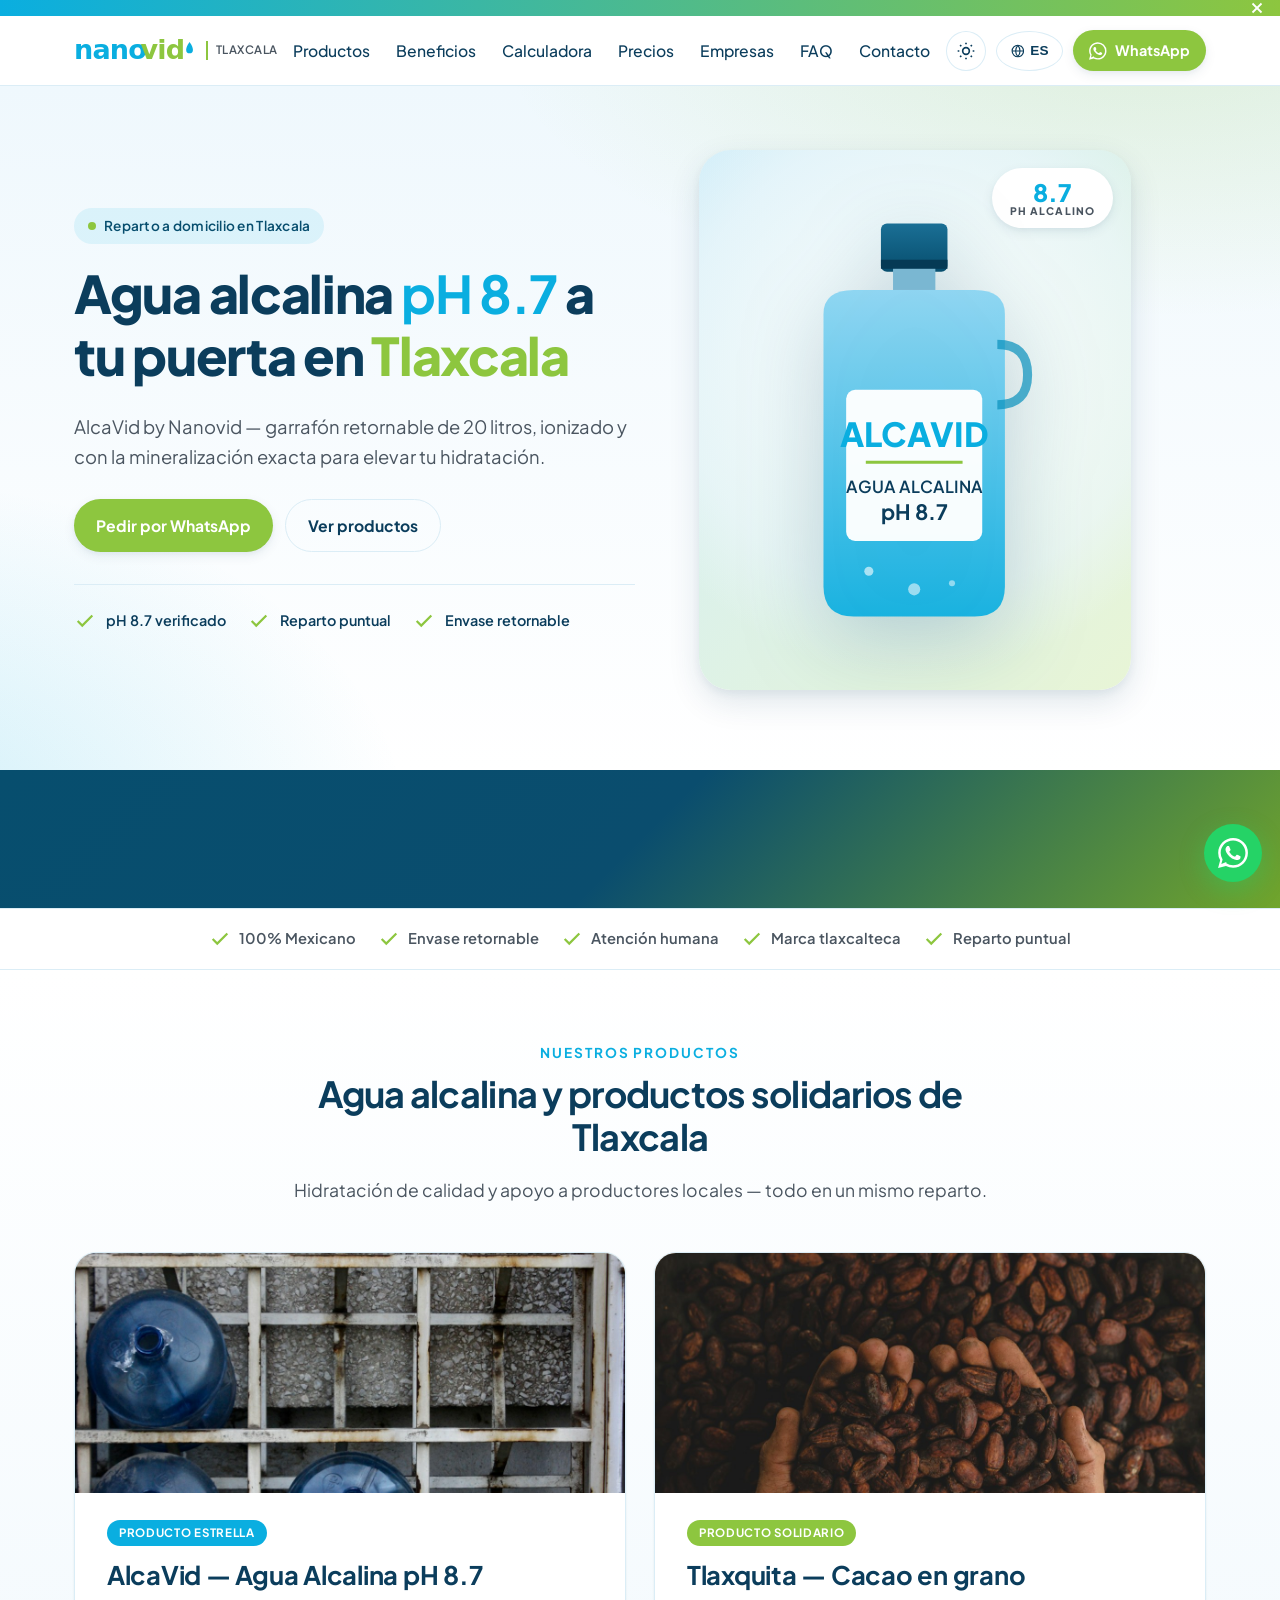
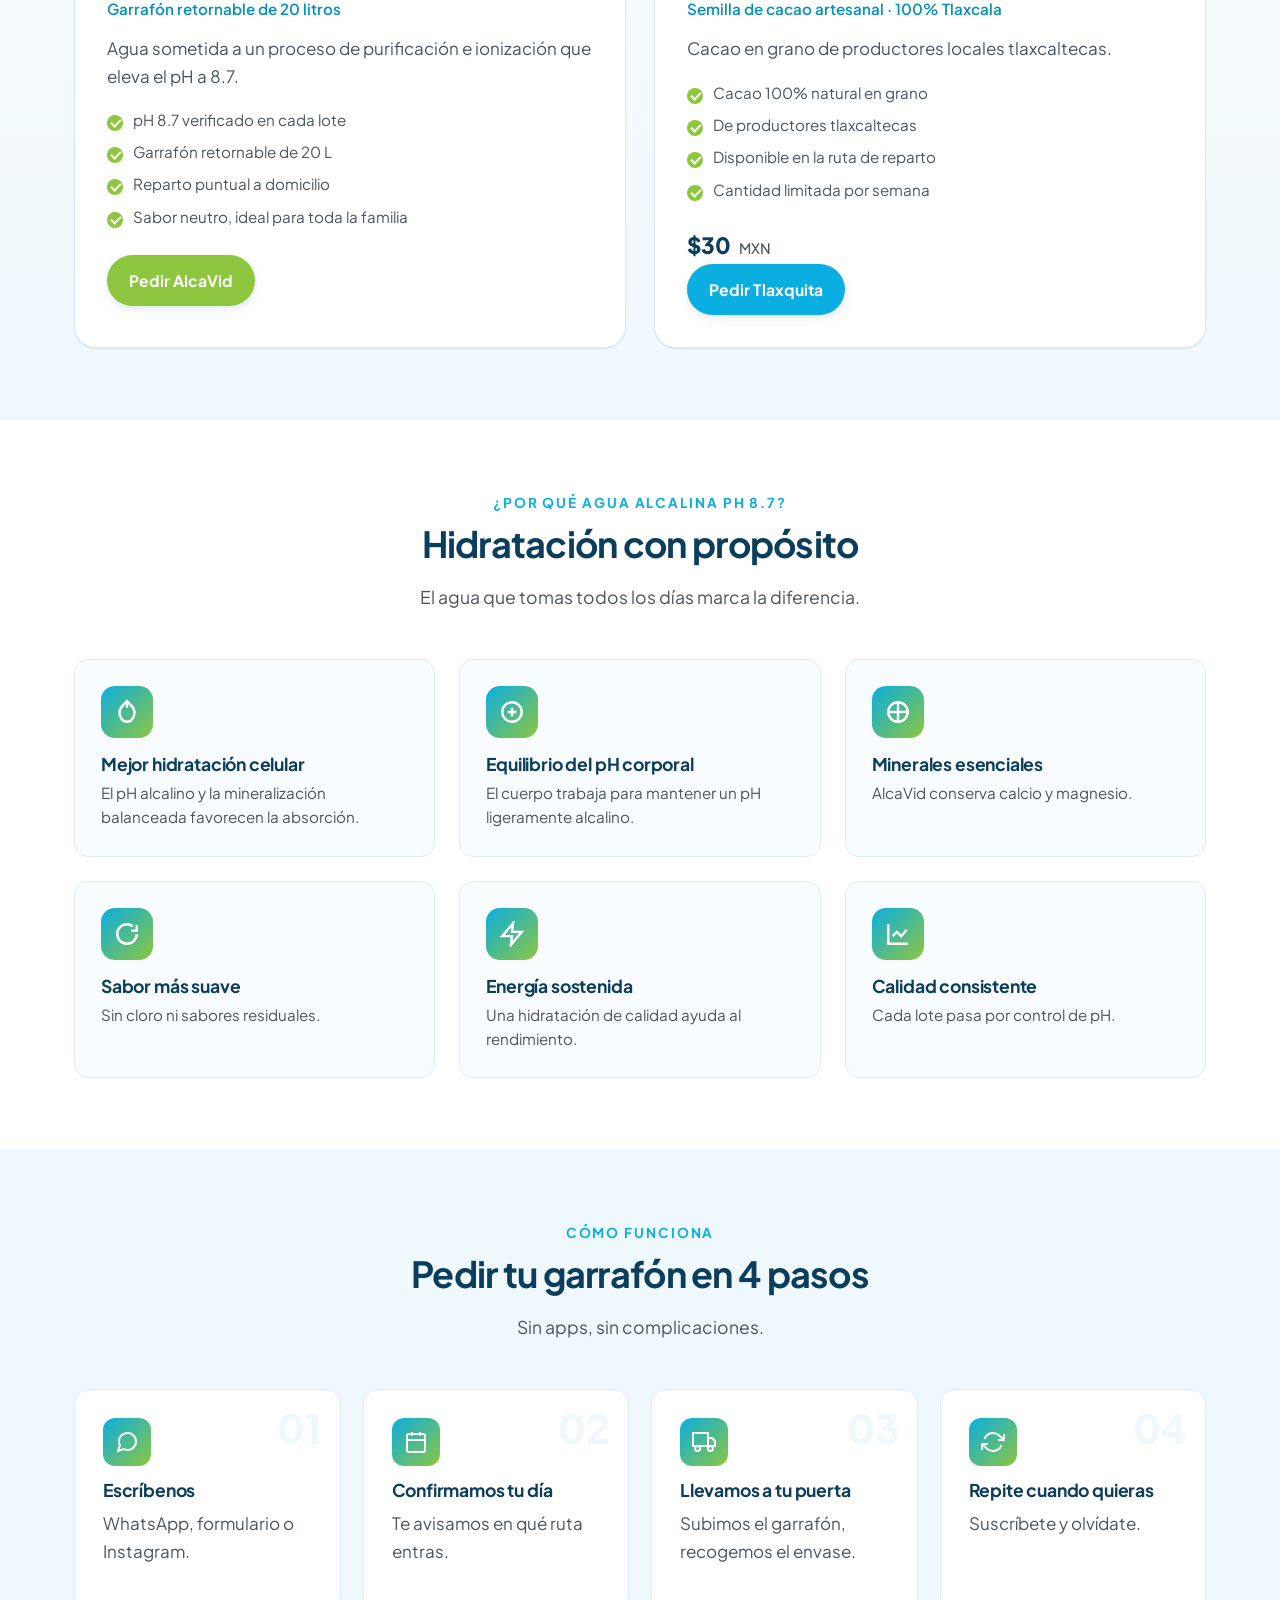
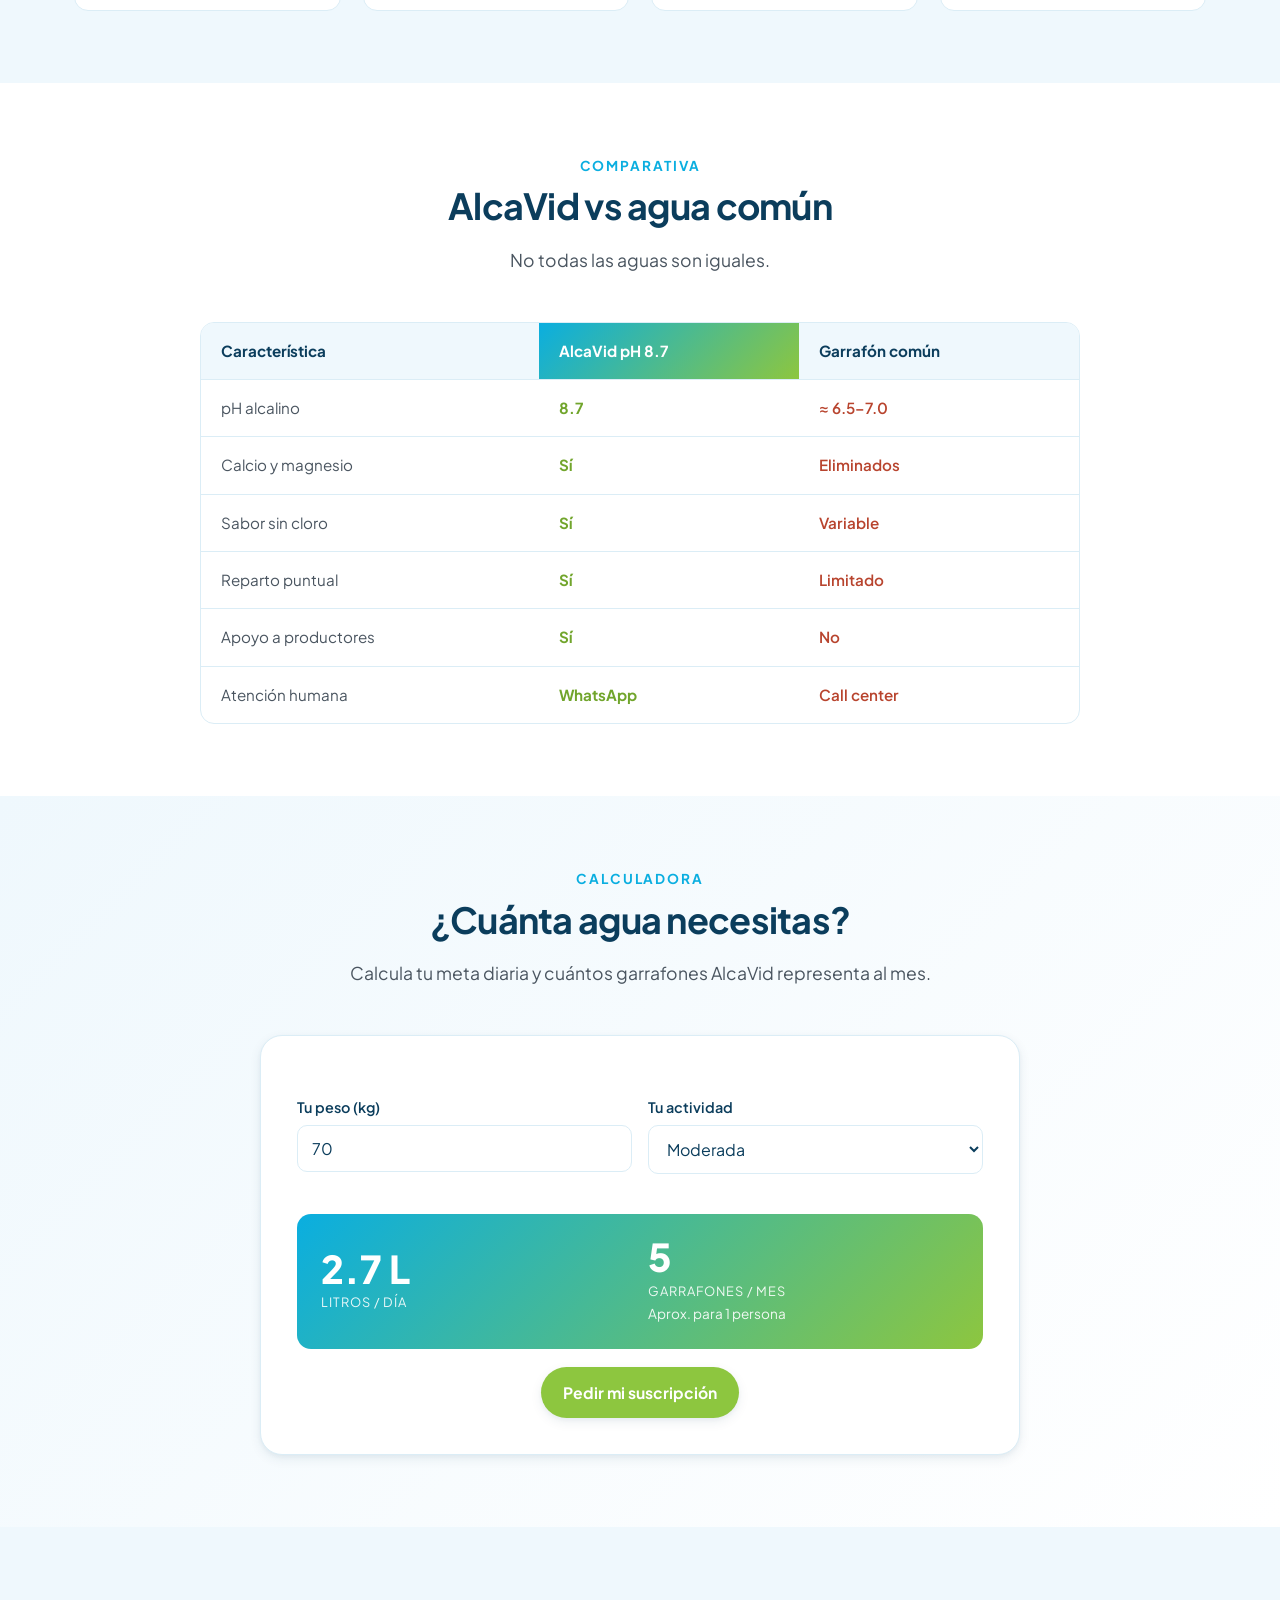
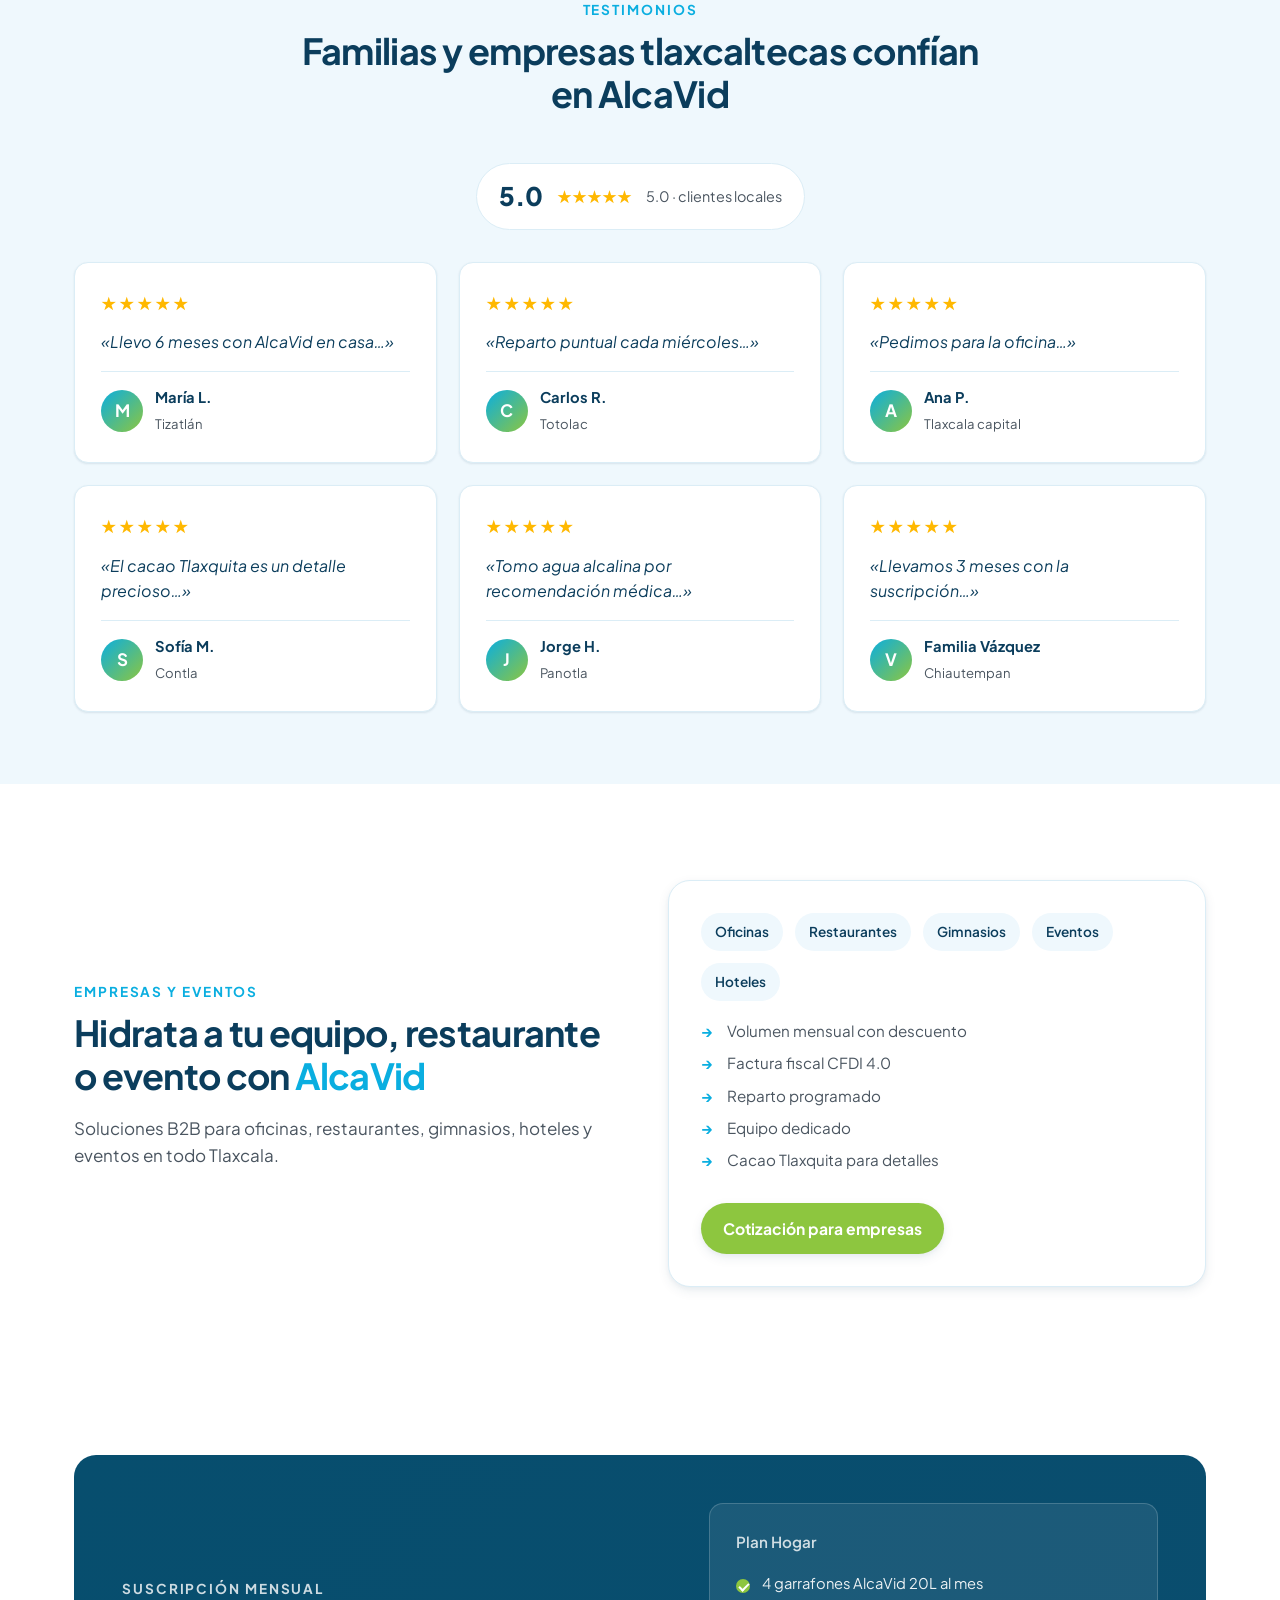
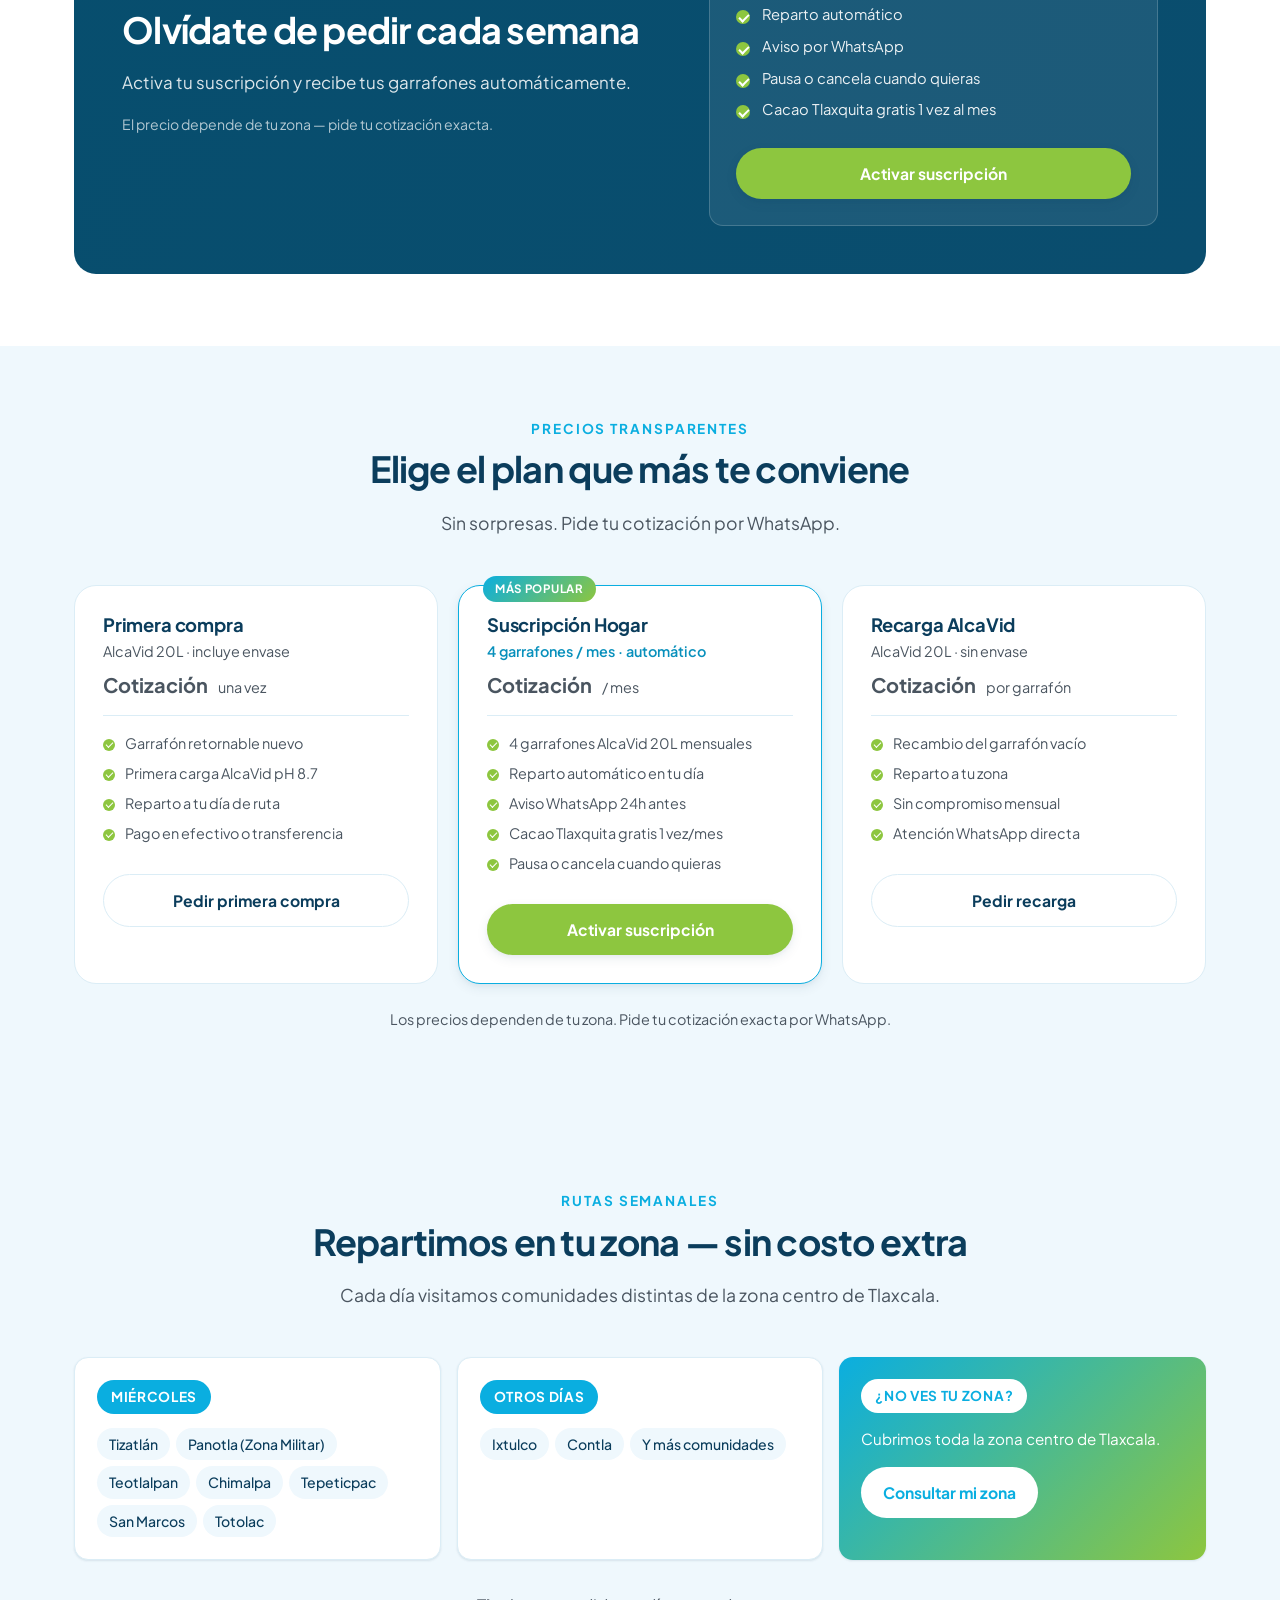
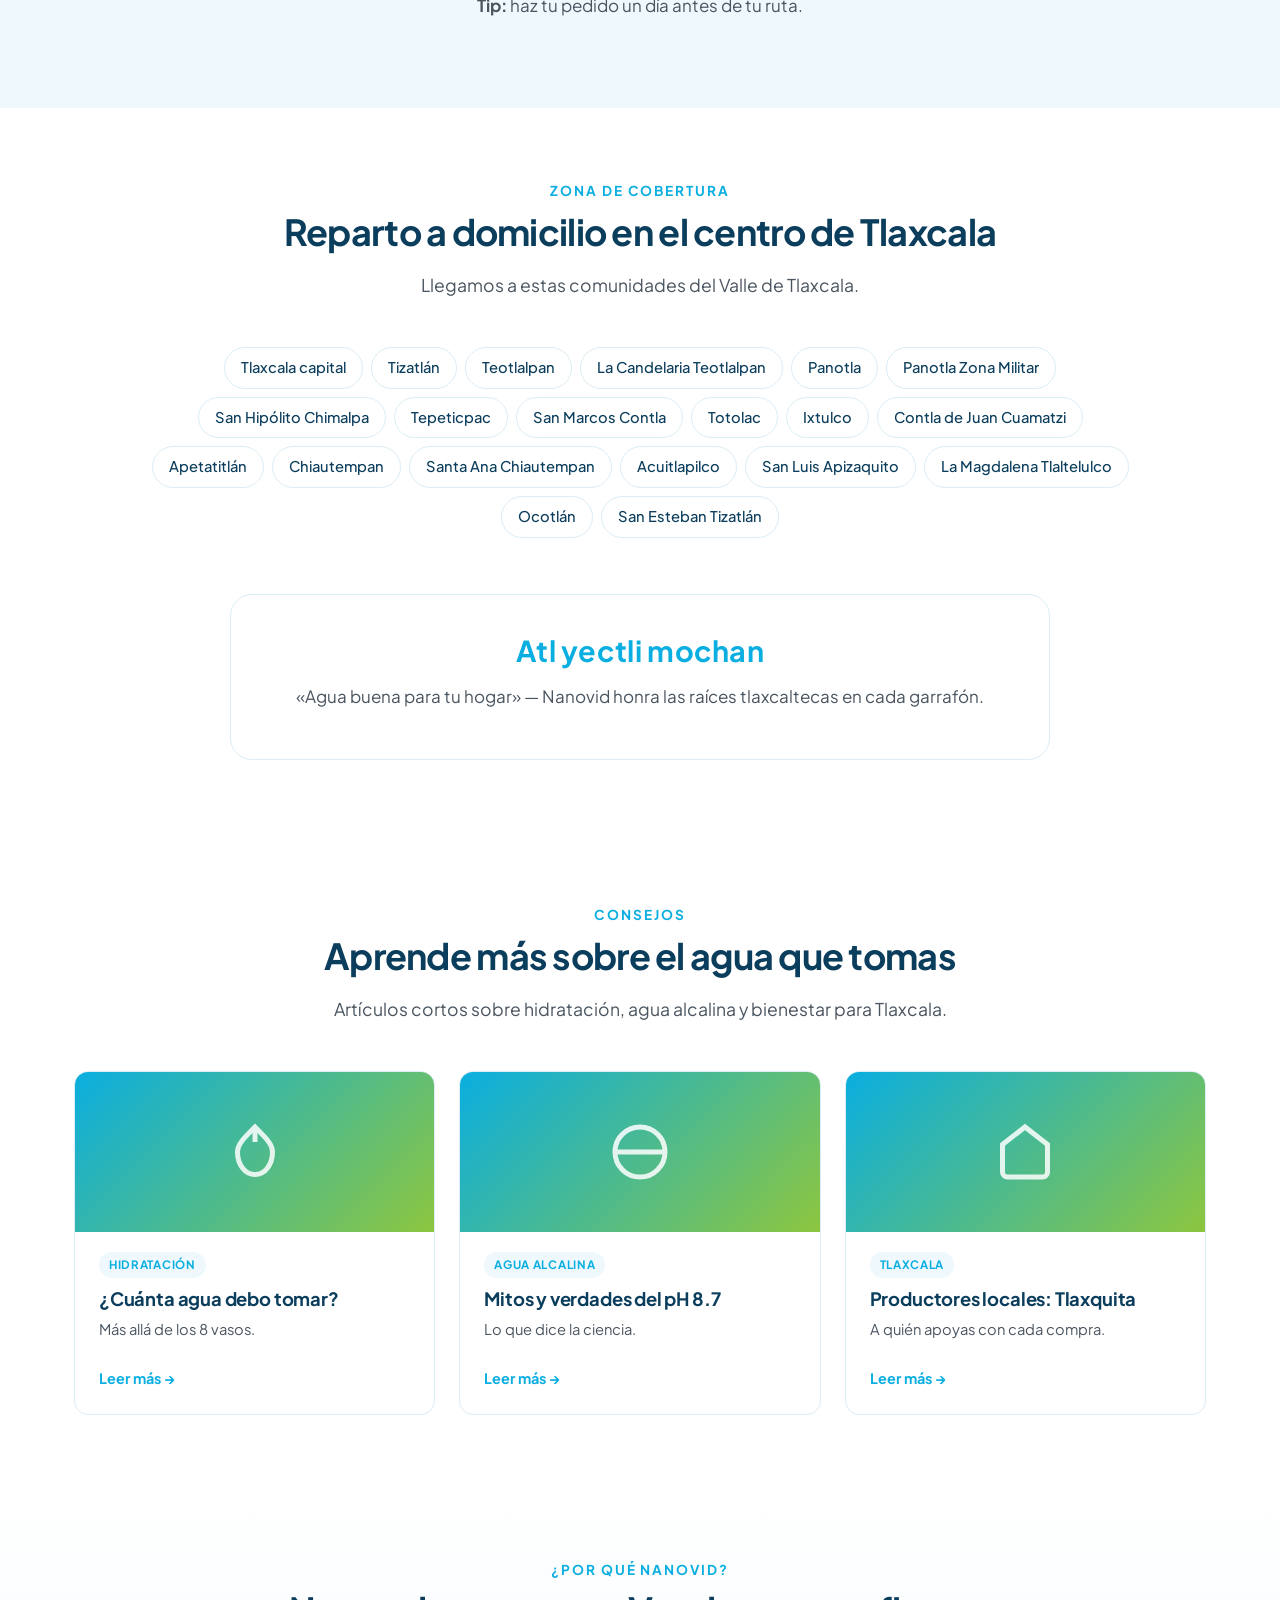
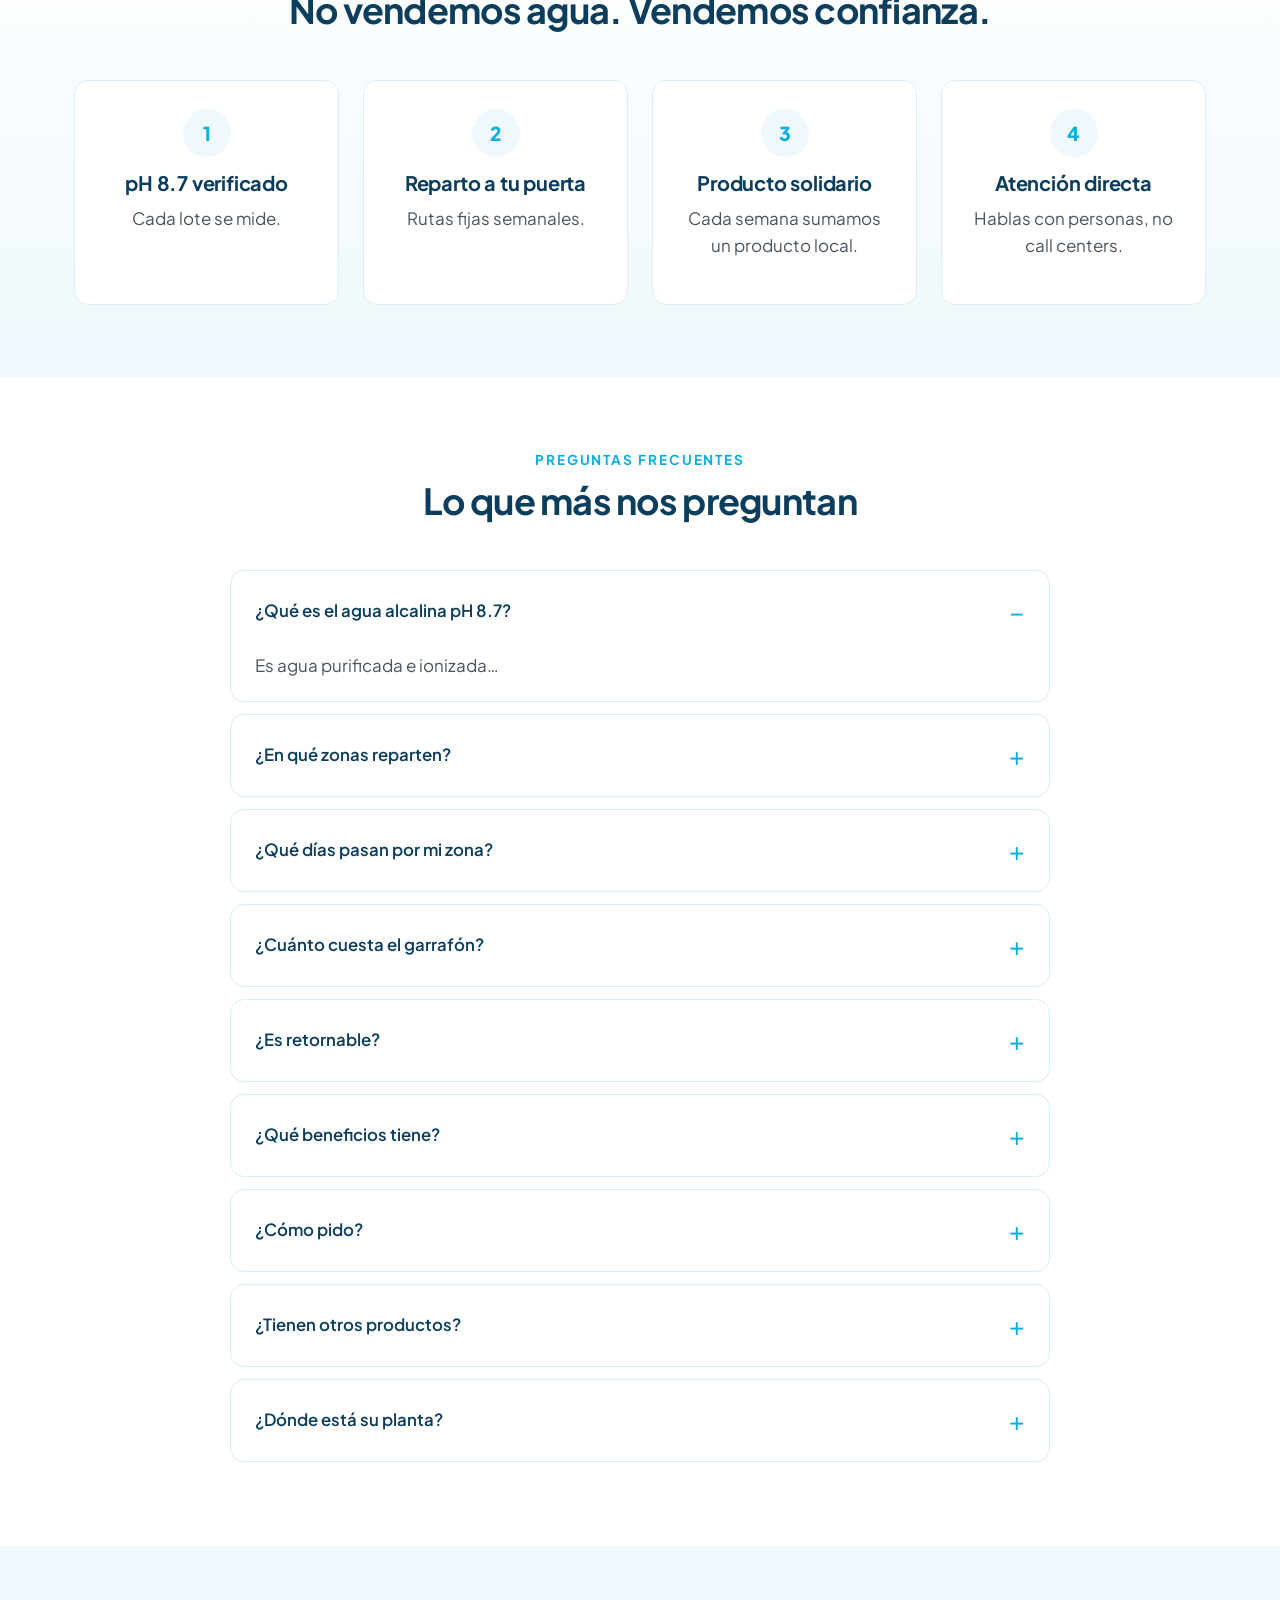
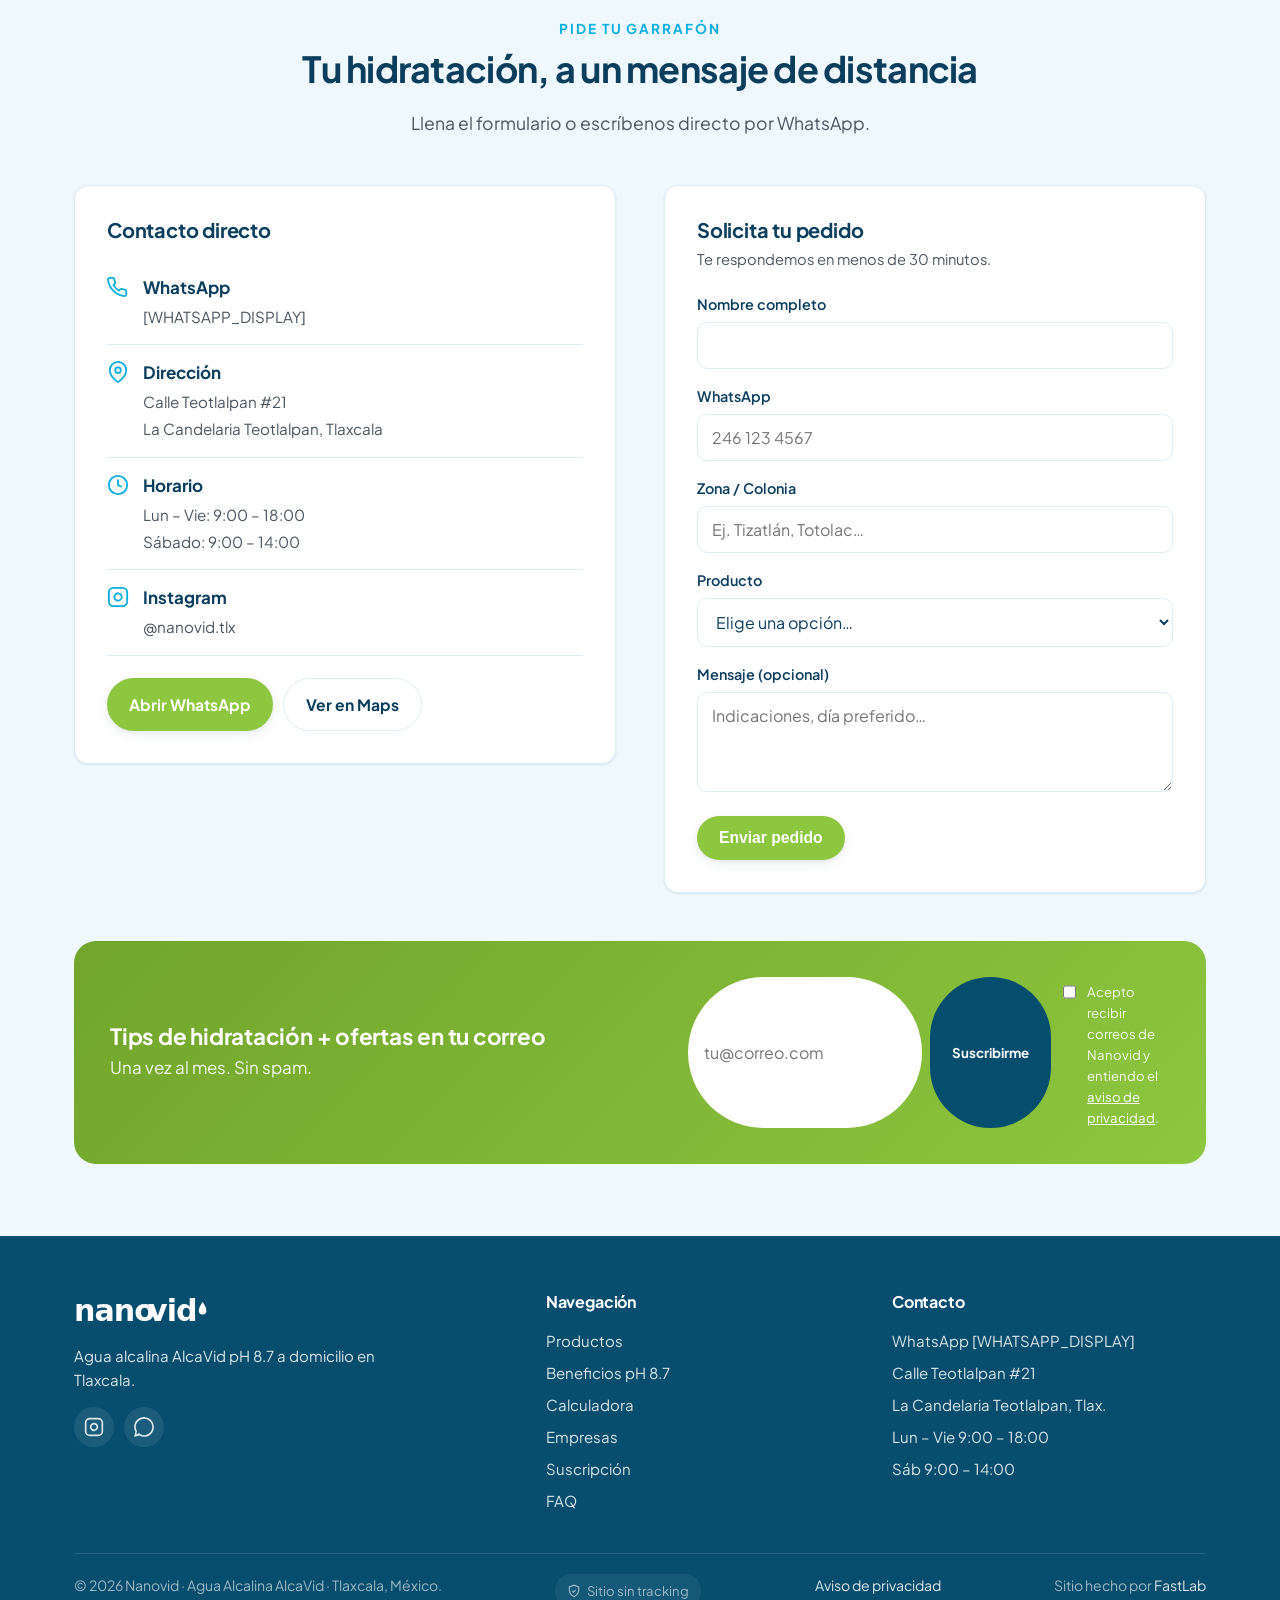
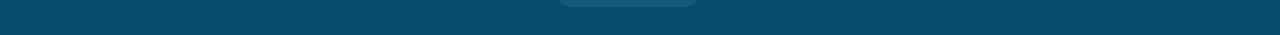
<file: index.html>
<!DOCTYPE html>
<html lang="es-MX" data-theme="light">
<head>
<meta charset="UTF-8">
<meta name="viewport" content="width=device-width, initial-scale=1">
<meta name="theme-color" content="#0AAEE0" media="(prefers-color-scheme: light)">
<meta name="theme-color" content="#0A1620" media="(prefers-color-scheme: dark)">
<meta name="color-scheme" content="light dark">

<!-- ============================================================
     SEO PRIMARY · target: "agua alcalina Tlaxcala", "agua a domicilio Tlaxcala"
     ============================================================ -->
<title>Nanovid — Agua Alcalina pH 8.7 a Domicilio en Tlaxcala | AlcaVid 20L</title>
<meta name="description" content="Agua alcalina AlcaVid pH 8.7 a domicilio en Tlaxcala. Garrafón de 20 litros con reparto en Tizatlán, Panotla, Teotlalpan, Totolac, San Marcos, Chimalpa, Ixtulco, Contla y zonas cercanas. Pide hoy por WhatsApp.">
<meta name="keywords" content="agua alcalina Tlaxcala, agua purificada Tlaxcala, garrafón a domicilio Tlaxcala, AlcaVid, Nanovid, agua pH 8.7, agua nanofiltrada Tlaxcala, purificadora Tlaxcala, agua 20 litros Tlaxcala, reparto agua Totolac, agua Panotla, agua Tizatlán, agua oficinas Tlaxcala, suscripción agua Tlaxcala, alkaline water Tlaxcala, water delivery Tlaxcala">
<meta name="author" content="Nanovid">
<meta name="robots" content="index,follow,max-image-preview:large">
<meta name="geo.region" content="MX-TLA">
<meta name="geo.placename" content="Tlaxcala">
<meta name="geo.position" content="19.341;-98.256">
<meta name="ICBM" content="19.341, -98.256">

<link rel="canonical" href="https://droko1982.github.io/nanovid-tlaxcala/">
<link rel="alternate" hreflang="es-mx" href="https://droko1982.github.io/nanovid-tlaxcala/?lang=es">
<link rel="alternate" hreflang="en" href="https://droko1982.github.io/nanovid-tlaxcala/?lang=en">
<link rel="alternate" hreflang="nah" href="https://droko1982.github.io/nanovid-tlaxcala/?lang=na">
<link rel="alternate" hreflang="x-default" href="https://droko1982.github.io/nanovid-tlaxcala/">

<!-- Open Graph -->
<meta property="og:locale" content="es_MX">
<meta property="og:locale:alternate" content="en_US">
<meta property="og:type" content="website">
<meta property="og:site_name" content="Nanovid">
<meta property="og:title" content="Nanovid — Agua Alcalina pH 8.7 a Domicilio en Tlaxcala">
<meta property="og:description" content="AlcaVid pH 8.7 — garrafón de 20 litros con reparto a domicilio en Tlaxcala. Eleva tu hidratación con agua alcalina de calidad.">
<meta property="og:url" content="https://droko1982.github.io/nanovid-tlaxcala/">
<meta property="og:image" content="https://droko1982.github.io/nanovid-tlaxcala/assets/img/og-cover.jpg">
<meta property="og:image:width" content="1200">
<meta property="og:image:height" content="630">
<meta property="og:image:alt" content="AlcaVid by Nanovid — Garrafón de Agua Alcalina pH 8.7">

<!-- Twitter -->
<meta name="twitter:card" content="summary_large_image">
<meta name="twitter:title" content="Nanovid — Agua Alcalina pH 8.7 en Tlaxcala">
<meta name="twitter:description" content="Garrafón de 20L con reparto a domicilio. Eleva tu hidratación.">
<meta name="twitter:image" content="https://droko1982.github.io/nanovid-tlaxcala/assets/img/og-cover.jpg">

<!-- Icons + Manifest -->
<link rel="icon" type="image/svg+xml" href="assets/img/favicon.svg">
<link rel="apple-touch-icon" href="assets/img/favicon.svg">
<link rel="manifest" href="site.webmanifest">

<!-- Fonts -->
<link rel="preconnect" href="https://fonts.googleapis.com">
<link rel="preconnect" href="https://fonts.gstatic.com" crossorigin>
<link href="https://fonts.googleapis.com/css2?family=Plus+Jakarta+Sans:wght@400;500;600;700;800&display=swap" rel="stylesheet">

<link rel="stylesheet" href="css/styles.css">

<!-- Anti-FOUC para tema oscuro: aplica antes del paint -->
<script>
(function () {
  try {
    var t = localStorage.getItem('nv-theme') || (matchMedia('(prefers-color-scheme: dark)').matches ? 'dark' : 'light');
    document.documentElement.setAttribute('data-theme', t);
  } catch (e) {}
})();
</script>

<!-- ============================================================
     JSON-LD · Organization
     ============================================================ -->
<script type="application/ld+json">
{
  "@context": "https://schema.org",
  "@type": "Organization",
  "@id": "https://droko1982.github.io/nanovid-tlaxcala/#org",
  "name": "Nanovid",
  "url": "https://droko1982.github.io/nanovid-tlaxcala/",
  "logo": {
    "@type": "ImageObject",
    "url": "https://droko1982.github.io/nanovid-tlaxcala/assets/img/logo.svg",
    "width": 220, "height": 64
  },
  "sameAs": ["https://www.instagram.com/nanovid.tlx/"]
}
</script>

<!-- JSON-LD · LocalBusiness (Store) con AggregateRating -->
<script type="application/ld+json">
{
  "@context": "https://schema.org",
  "@type": "Store",
  "@id": "https://droko1982.github.io/nanovid-tlaxcala/#nanovid",
  "name": "Nanovid",
  "alternateName": ["AlcaVid", "Agua Alcalina Nanovid"],
  "description": "Reparto a domicilio de agua alcalina AlcaVid pH 8.7 en Tlaxcala. Garrafón de 20 litros, suscripción mensual y servicios para empresas.",
  "url": "https://droko1982.github.io/nanovid-tlaxcala/",
  "logo": "https://droko1982.github.io/nanovid-tlaxcala/assets/img/logo.svg",
  "image": "https://droko1982.github.io/nanovid-tlaxcala/assets/img/og-cover.jpg",
  "telephone": "+[WHATSAPP_E164]",
  "priceRange": "$$",
  "currenciesAccepted": "MXN",
  "paymentAccepted": "Efectivo, Transferencia",
  "address": {
    "@type": "PostalAddress",
    "streetAddress": "Calle Teotlalpan #21",
    "addressLocality": "La Candelaria Teotlalpan",
    "addressRegion": "Tlaxcala",
    "postalCode": "90160",
    "addressCountry": "MX"
  },
  "geo": {
    "@type": "GeoCoordinates",
    "latitude": 19.341,
    "longitude": -98.256
  },
  "openingHoursSpecification": [
    {"@type":"OpeningHoursSpecification","dayOfWeek":["Monday","Tuesday","Wednesday","Thursday","Friday"],"opens":"09:00","closes":"18:00"},
    {"@type":"OpeningHoursSpecification","dayOfWeek":"Saturday","opens":"09:00","closes":"14:00"}
  ],
  "aggregateRating": {
    "@type": "AggregateRating",
    "ratingValue": "5.0",
    "bestRating": "5",
    "ratingCount": "47"
  },
  "areaServed": [
    {"@type":"AdministrativeArea","name":"Tlaxcala (estado)"},
    {"@type":"City","name":"Tlaxcala de Xicohténcatl"},
    {"@type":"City","name":"Totolac"},
    {"@type":"City","name":"Panotla"},
    {"@type":"City","name":"Chiautempan"},
    {"@type":"City","name":"Apetatitlán"},
    {"@type":"City","name":"Contla de Juan Cuamatzi"},
    {"@type":"Place","name":"Tizatlán"},
    {"@type":"Place","name":"Teotlalpan"},
    {"@type":"Place","name":"San Hipólito Chimalpa"},
    {"@type":"Place","name":"Tepeticpac"},
    {"@type":"Place","name":"San Marcos Contla"},
    {"@type":"Place","name":"Ixtulco"}
  ],
  "sameAs": ["https://www.instagram.com/nanovid.tlx/"],
  "hasOfferCatalog": {
    "@type": "OfferCatalog",
    "name": "Productos Nanovid",
    "itemListElement": [
      {"@type":"Offer","itemOffered":{"@type":"Product","name":"AlcaVid — Agua Alcalina pH 8.7 (Garrafón 20L)","brand":{"@type":"Brand","name":"AlcaVid by Nanovid"}},"priceCurrency":"MXN","availability":"https://schema.org/InStock"},
      {"@type":"Offer","itemOffered":{"@type":"Product","name":"Tlaxquita — Semilla de Cacao en Grano","brand":{"@type":"Brand","name":"Tlaxquita by Nanovid"}},"price":"30","priceCurrency":"MXN","availability":"https://schema.org/InStock"},
      {"@type":"Offer","itemOffered":{"@type":"Service","name":"Suscripción mensual de agua alcalina"},"priceCurrency":"MXN"},
      {"@type":"Offer","itemOffered":{"@type":"Service","name":"Reparto B2B para empresas, restaurantes y eventos"},"priceCurrency":"MXN"}
    ]
  }
}
</script>

<!-- JSON-LD · WebSite -->
<script type="application/ld+json">
{
  "@context": "https://schema.org",
  "@type": "WebSite",
  "name": "Nanovid",
  "url": "https://droko1982.github.io/nanovid-tlaxcala/",
  "inLanguage": ["es-MX","en","nah"]
}
</script>

<!-- JSON-LD · Product (AlcaVid) -->
<script type="application/ld+json">
{
  "@context": "https://schema.org",
  "@type": "Product",
  "name": "AlcaVid — Agua Alcalina pH 8.7",
  "image": "https://droko1982.github.io/nanovid-tlaxcala/assets/img/alcavid.jpg",
  "description": "Agua alcalina ionizada con pH 8.7, presentación garrafón retornable de 20 litros. Reparto a domicilio en Tlaxcala.",
  "brand": {"@type":"Brand","name":"AlcaVid"},
  "manufacturer": {"@type":"Organization","name":"Nanovid"},
  "category": "Bebidas / Agua alcalina",
  "aggregateRating": {"@type":"AggregateRating","ratingValue":"5.0","bestRating":"5","ratingCount":"47"},
  "offers": {
    "@type": "Offer",
    "url": "https://droko1982.github.io/nanovid-tlaxcala/#contacto",
    "priceCurrency": "MXN",
    "availability": "https://schema.org/InStock",
    "areaServed": "Tlaxcala, México"
  }
}
</script>

<!-- JSON-LD · Service B2B -->
<script type="application/ld+json">
{
  "@context": "https://schema.org",
  "@type": "Service",
  "serviceType": "Reparto B2B de agua alcalina para empresas, restaurantes, gimnasios, hoteles y eventos",
  "provider": {"@id":"https://droko1982.github.io/nanovid-tlaxcala/#nanovid"},
  "areaServed": {"@type":"AdministrativeArea","name":"Tlaxcala, México"},
  "audience": {"@type":"BusinessAudience","name":"Empresas y eventos en Tlaxcala"}
}
</script>

<!-- JSON-LD · FAQPage -->
<script type="application/ld+json">
{
  "@context": "https://schema.org",
  "@type": "FAQPage",
  "mainEntity": [
    {"@type":"Question","name":"¿Qué es el agua alcalina pH 8.7 de AlcaVid?","acceptedAnswer":{"@type":"Answer","text":"Es agua sometida a un proceso de purificación e ionización que eleva su pH a 8.7, por encima del rango neutro (7.0). Esto la diferencia del agua de garrafón convencional y la convierte en una alternativa para personas que buscan equilibrar el pH de su organismo."}},
    {"@type":"Question","name":"¿En qué zonas de Tlaxcala hacen reparto a domicilio?","acceptedAnswer":{"@type":"Answer","text":"Repartimos en Tizatlán, Panotla (Zona Militar), Teotlalpan, San Hipólito Chimalpa, Tepeticpac, San Marcos, Totolac, Ixtulco, Contla y comunidades cercanas a la capital de Tlaxcala."}},
    {"@type":"Question","name":"¿Qué días pasan por mi zona?","acceptedAnswer":{"@type":"Answer","text":"Tenemos rutas diarias de lunes a sábado. Por ejemplo, los miércoles cubrimos Tizatlán, Panotla (Zona Militar), Teotlalpan, Chimalpa, Tepeticpac, San Marcos y Totolac."}},
    {"@type":"Question","name":"¿Cuánto cuesta el garrafón de 20 litros?","acceptedAnswer":{"@type":"Answer","text":"El precio depende de si es primera compra (incluye envase) o recarga, y de tu zona de reparto. Pide tu cotización exacta por WhatsApp en menos de 1 minuto."}},
    {"@type":"Question","name":"¿La botella de AlcaVid es retornable?","acceptedAnswer":{"@type":"Answer","text":"Sí. El garrafón de 20 litros es retornable: lo recogemos vacío y dejamos uno lleno en cada visita."}},
    {"@type":"Question","name":"¿Qué beneficios tiene tomar agua alcalina?","acceptedAnswer":{"@type":"Answer","text":"Mejor hidratación, mineralización con calcio y magnesio, sabor más suave, y para muchas personas mejor digestión y sensación de bienestar."}},
    {"@type":"Question","name":"¿Cómo pido mi pedido?","acceptedAnswer":{"@type":"Answer","text":"Por WhatsApp directo, llenando el formulario al final de la página, o por Instagram @nanovid.tlx."}},
    {"@type":"Question","name":"¿Tienen otros productos además del agua?","acceptedAnswer":{"@type":"Answer","text":"Sí. Cada semana lanzamos un Producto Solidario, como el cacao en grano Tlaxquita ($30)."}},
    {"@type":"Question","name":"¿Dónde está su planta?","acceptedAnswer":{"@type":"Answer","text":"En Calle Teotlalpan #21, La Candelaria Teotlalpan, Tlaxcala, México."}}
  ]
}
</script>

<!-- JSON-LD · Reviews -->
<script type="application/ld+json">
{
  "@context": "https://schema.org",
  "@type": "ItemList",
  "name": "Testimonios de clientes Nanovid",
  "itemListElement": [
    {"@type":"Review","author":{"@type":"Person","name":"María L."},"reviewRating":{"@type":"Rating","ratingValue":"5","bestRating":"5"},"reviewBody":"Llevo 6 meses con AlcaVid en casa. La diferencia con el agua de antes es notoria.","itemReviewed":{"@id":"https://droko1982.github.io/nanovid-tlaxcala/#nanovid"}},
    {"@type":"Review","author":{"@type":"Person","name":"Carlos R."},"reviewRating":{"@type":"Rating","ratingValue":"5","bestRating":"5"},"reviewBody":"Reparto puntual cada miércoles. El servicio por WhatsApp es lo más rápido en Tlaxcala.","itemReviewed":{"@id":"https://droko1982.github.io/nanovid-tlaxcala/#nanovid"}},
    {"@type":"Review","author":{"@type":"Person","name":"Ana P."},"reviewRating":{"@type":"Rating","ratingValue":"5","bestRating":"5"},"reviewBody":"Pedimos para la oficina. La diferencia en sabor con la marca anterior es enorme.","itemReviewed":{"@id":"https://droko1982.github.io/nanovid-tlaxcala/#nanovid"}}
  ]
}
</script>

<!-- JSON-LD · BreadcrumbList -->
<script type="application/ld+json">
{
  "@context": "https://schema.org",
  "@type": "BreadcrumbList",
  "itemListElement": [
    {"@type":"ListItem","position":1,"name":"Inicio","item":"https://droko1982.github.io/nanovid-tlaxcala/"}
  ]
}
</script>

<!-- JSON-LD · HowTo (proceso de pedido en 4 pasos) -->
<script type="application/ld+json">
{
  "@context": "https://schema.org",
  "@type": "HowTo",
  "name": "Cómo pedir tu garrafón AlcaVid en Tlaxcala",
  "description": "Pide tu agua alcalina pH 8.7 a domicilio en Tlaxcala en 4 pasos sencillos.",
  "totalTime": "PT2M",
  "step": [
    {"@type":"HowToStep","position":1,"name":"Escríbenos","text":"Por WhatsApp, formulario o Instagram. Confírmanos tu zona y producto.","url":"https://droko1982.github.io/nanovid-tlaxcala/#proceso"},
    {"@type":"HowToStep","position":2,"name":"Confirmamos tu día","text":"Te avisamos en qué ruta semanal entras, según tu colonia.","url":"https://droko1982.github.io/nanovid-tlaxcala/#rutas"},
    {"@type":"HowToStep","position":3,"name":"Llevamos a tu puerta","text":"Subimos el garrafón, recogemos el envase vacío. Pago en efectivo o transferencia.","url":"https://droko1982.github.io/nanovid-tlaxcala/#proceso"},
    {"@type":"HowToStep","position":4,"name":"Repite cuando quieras","text":"Te recordamos en cada ruta. O activa tu suscripción mensual.","url":"https://droko1982.github.io/nanovid-tlaxcala/#suscripcion"}
  ]
}
</script>

<!-- JSON-LD · Speakable (voice search) -->
<script type="application/ld+json">
{
  "@context": "https://schema.org",
  "@type": "WebPage",
  "url": "https://droko1982.github.io/nanovid-tlaxcala/",
  "speakable": {
    "@type": "SpeakableSpecification",
    "cssSelector": ["h1","#prod-h","#faq-h"]
  }
}
</script>
</head>
<body>
<a class="skip" href="#main">Saltar al contenido</a>

<!-- Promo bar -->
<div class="promo-bar" role="region" aria-label="Aviso promocional">
  <span data-i18n="promo" data-i18n-html></span>
  <button class="promo-dismiss" type="button" data-i18n="promo_dismiss" data-i18n-attr="aria-label" aria-label="Cerrar aviso">
    <svg viewBox="0 0 24 24" fill="none" stroke="currentColor" stroke-width="2.4" width="18" height="18" aria-hidden="true"><line x1="18" y1="6" x2="6" y2="18"/><line x1="6" y1="6" x2="18" y2="18"/></svg>
  </button>
</div>

<!-- =================== HEADER =================== -->
<header class="site-header">
  <div class="container">
    <div class="nav">
      <a href="#" class="brand" aria-label="Nanovid — Agua Alcalina pH 8.7">
        <img src="assets/img/logo.svg" alt="Nanovid" width="140" height="40">
        <span class="brand-tag">Tlaxcala</span>
      </a>
      <nav aria-label="Principal">
        <ul class="nav-links">
          <li><a href="#productos" data-i18n="nav.products">Productos</a></li>
          <li><a href="#beneficios" data-i18n="nav.benefits">Beneficios</a></li>
          <li><a href="#calculadora" data-i18n="nav.calc">Calculadora</a></li>
          <li><a href="#precios" data-i18n="nav.pricing">Precios</a></li>
          <li><a href="#empresas" data-i18n="nav.b2b">Empresas</a></li>
          <li><a href="#faq" data-i18n="nav.faq">FAQ</a></li>
          <li><a href="#contacto" data-i18n="nav.contact">Contacto</a></li>
        </ul>
      </nav>
      <div class="nav-actions">
        <!-- Theme toggle -->
        <button class="theme-btn" aria-label="Cambiar tema">
          <svg class="sun" viewBox="0 0 24 24" fill="none" stroke="currentColor" stroke-width="2"><circle cx="12" cy="12" r="4"/><path d="M12 2v2M12 20v2M4.93 4.93l1.41 1.41M17.66 17.66l1.41 1.41M2 12h2M20 12h2M4.93 19.07l1.41-1.41M17.66 6.34l1.41-1.41"/></svg>
          <svg class="moon" viewBox="0 0 24 24" fill="currentColor"><path d="M21 12.79A9 9 0 1 1 11.21 3 7 7 0 0 0 21 12.79z"/></svg>
        </button>
        <!-- Click-to-call (móvil) -->
        <a class="call-btn" href="tel:+[WHATSAPP_E164]" data-i18n="nav.call" data-i18n-attr="aria-label" aria-label="Llamar">
          <svg viewBox="0 0 24 24" fill="none" stroke="currentColor" stroke-width="2"><path d="M22 16.92v3a2 2 0 0 1-2.18 2 19.79 19.79 0 0 1-8.63-3.07 19.5 19.5 0 0 1-6-6A19.79 19.79 0 0 1 2.13 4.18 2 2 0 0 1 4.11 2h3a2 2 0 0 1 2 1.72c.13.96.36 1.9.7 2.81a2 2 0 0 1-.45 2.11L8.09 9.91a16 16 0 0 0 6 6l1.27-1.27a2 2 0 0 1 2.11-.45c.91.34 1.85.57 2.81.7A2 2 0 0 1 22 16.92z"/></svg>
        </a>
        <!-- Lang switcher -->
        <div class="lang-switch">
          <button class="lang-btn" aria-label="Idioma" aria-haspopup="true" aria-expanded="false">
            <svg viewBox="0 0 24 24" fill="none" stroke="currentColor" stroke-width="2"><circle cx="12" cy="12" r="10"/><path d="M2 12h20M12 2a15 15 0 0 1 0 20M12 2a15 15 0 0 0 0 20"/></svg>
            <span class="lang-current">ES</span>
          </button>
          <div class="lang-menu" role="menu">
            <button data-set-lang="es" role="menuitem"><span><span class="flag" aria-hidden="true">🇲🇽</span> Español <small>Mexicano</small></span></button>
            <button data-set-lang="en" role="menuitem"><span><span class="flag" aria-hidden="true">🇺🇸</span> English <small>US</small></span></button>
            <button data-set-lang="na" role="menuitem"><span><span class="flag" aria-hidden="true">🌽</span> Nāhuatl <small>Tlaxcalteca · borrador</small></span></button>
          </div>
        </div>
        <a class="btn btn-primary btn-sm" href="https://wa.me/[WHATSAPP_E164]?text=Hola%20Nanovid%2C%20quiero%20pedir%20mi%20garraf%C3%B3n%20AlcaVid" target="_blank" rel="noopener">
          <svg viewBox="0 0 24 24" fill="currentColor" aria-hidden="true"><path d="M.057 24l1.687-6.163a11.867 11.867 0 0 1-1.587-5.946C.16 5.335 5.495 0 12.05 0a11.82 11.82 0 0 1 8.413 3.488 11.824 11.824 0 0 1 3.48 8.414c-.003 6.557-5.338 11.892-11.893 11.892a11.9 11.9 0 0 1-5.688-1.448L.057 24zm6.597-3.807c1.676.995 3.276 1.591 5.392 1.592 5.448 0 9.886-4.434 9.889-9.885.002-5.462-4.415-9.89-9.881-9.892-5.452 0-9.887 4.434-9.889 9.884a9.86 9.86 0 0 0 1.51 5.26l-.999 3.648 3.978-1.607zm11.387-5.464c-.074-.124-.272-.198-.57-.347-.297-.149-1.758-.868-2.031-.967-.272-.099-.47-.149-.669.149-.198.297-.768.967-.941 1.165-.173.198-.347.223-.644.074-.297-.149-1.255-.462-2.39-1.475-.883-.788-1.48-1.761-1.653-2.059-.173-.297-.018-.458.13-.606.134-.133.297-.347.446-.521.151-.172.2-.296.3-.495.099-.198.05-.371-.025-.520-.075-.149-.669-1.611-.916-2.207-.242-.579-.487-.5-.669-.51-.173-.008-.371-.01-.57-.01-.198 0-.52.074-.792.372-.272.297-1.04 1.016-1.04 2.479 0 1.462 1.065 2.875 1.213 3.074.149.198 2.095 3.2 5.076 4.487.709.306 1.263.489 1.694.626.712.226 1.36.194 1.872.118.571-.085 1.758-.719 2.006-1.413.247-.694.247-1.289.173-1.413z"/></svg>
          <span data-i18n="nav.cta_wa">WhatsApp</span>
        </a>
        <button class="menu-btn" aria-label="Abrir menú" aria-expanded="false" aria-controls="mobile-menu">
          <svg viewBox="0 0 24 24" fill="none" stroke="currentColor" stroke-width="2"><line x1="3" y1="6" x2="21" y2="6"/><line x1="3" y1="12" x2="21" y2="12"/><line x1="3" y1="18" x2="21" y2="18"/></svg>
        </button>
      </div>
    </div>
    <div class="mobile-menu container" id="mobile-menu">
      <ul>
        <li><a href="#productos" data-i18n="nav.products">Productos</a></li>
        <li><a href="#beneficios" data-i18n="nav.benefits">Beneficios</a></li>
        <li><a href="#proceso" data-i18n="nav.process">Cómo funciona</a></li>
        <li><a href="#calculadora" data-i18n="nav.calc">Calculadora</a></li>
        <li><a href="#precios" data-i18n="nav.pricing">Precios</a></li>
        <li><a href="#testimonios" data-i18n="nav.testimonials">Testimonios</a></li>
        <li><a href="#empresas" data-i18n="nav.b2b">Empresas</a></li>
        <li><a href="#rutas" data-i18n="nav.routes">Rutas</a></li>
        <li><a href="#faq" data-i18n="nav.faq">FAQ</a></li>
        <li><a href="#contacto" data-i18n="nav.contact">Contacto</a></li>
      </ul>
    </div>
  </div>
</header>

<main id="main">
<!-- =================== HERO =================== -->
<section class="hero">
  <div class="container hero-grid">
    <div>
      <span class="hero-eyebrow"><span class="dot"></span> <span data-i18n="hero.eyebrow">Reparto a domicilio en Tlaxcala</span></span>
      <h1>
        <span data-i18n="hero.title_pre">Agua alcalina </span><strong data-i18n="hero.title_emph">pH 8.7</strong><span data-i18n="hero.title_mid"> a tu puerta en </span><em data-i18n="hero.title_loc">Tlaxcala</em>
      </h1>
      <p class="hero-lead" data-i18n="hero.lead">AlcaVid by Nanovid — garrafón retornable de 20 litros, ionizado y con la mineralización exacta para elevar tu hidratación.</p>
      <div class="hero-ctas">
        <a class="btn btn-primary" href="https://wa.me/[WHATSAPP_E164]?text=Hola%20Nanovid%2C%20quiero%20pedir%20mi%20garraf%C3%B3n%20AlcaVid" target="_blank" rel="noopener" data-i18n="hero.cta_primary">Pedir por WhatsApp</a>
        <a class="btn btn-ghost" href="#productos" data-i18n="hero.cta_secondary">Ver productos</a>
      </div>
      <div class="hero-trust">
        <div class="item"><svg viewBox="0 0 24 24" fill="none" stroke="currentColor" stroke-width="2.4"><polyline points="20 6 9 17 4 12"/></svg><span data-i18n="hero.trust_ph">pH 8.7 verificado</span></div>
        <div class="item"><svg viewBox="0 0 24 24" fill="none" stroke="currentColor" stroke-width="2.4"><polyline points="20 6 9 17 4 12"/></svg><span data-i18n="hero.trust_delivery">Reparto puntual</span></div>
        <div class="item"><svg viewBox="0 0 24 24" fill="none" stroke="currentColor" stroke-width="2.4"><polyline points="20 6 9 17 4 12"/></svg><span data-i18n="hero.trust_returnable">Envase retornable</span></div>
      </div>
    </div>
    <div class="hero-visual" aria-hidden="true">
      <div class="ph-badge">
        <span class="num">8.7</span>
        <span class="lbl" data-i18n="hero.ph_label">pH alcalino</span>
      </div>
      <div class="hero-bottle">
        <svg class="bottle-svg" viewBox="0 0 200 280" xmlns="http://www.w3.org/2000/svg">
          <defs>
            <linearGradient id="bot" x1="0" x2="0" y1="0" y2="1"><stop offset="0" stop-color="#88D4F2"/><stop offset="1" stop-color="#0AAEE0"/></linearGradient>
            <linearGradient id="cap" x1="0" x2="0" y1="0" y2="1"><stop offset="0" stop-color="#1A6F95"/><stop offset="1" stop-color="#074E6E"/></linearGradient>
          </defs>
          <rect x="78" y="10" width="44" height="32" rx="4" fill="url(#cap)"/>
          <rect x="78" y="34" width="44" height="6" fill="#053A55"/>
          <rect x="86" y="40" width="28" height="14" fill="#7AB7D2"/>
          <path d="M40 70 Q40 54 60 54 H140 Q160 54 160 70 V250 Q160 270 140 270 H60 Q40 270 40 250 Z" fill="url(#bot)" opacity="0.92"/>
          <path d="M155 90 Q175 90 175 110 Q175 130 155 130" fill="none" stroke="#0890BC" stroke-width="6" opacity="0.7"/>
          <rect x="55" y="120" width="90" height="100" rx="6" fill="#FFFFFF" opacity="0.96"/>
          <text x="100" y="158" text-anchor="middle" font-family="'Plus Jakarta Sans',sans-serif" font-weight="800" font-size="22" fill="#0AAEE0">ALCAVID</text>
          <line x1="68" y1="168" x2="132" y2="168" stroke="#8DC63F" stroke-width="2"/>
          <text x="100" y="188" text-anchor="middle" font-family="'Plus Jakarta Sans',sans-serif" font-weight="600" font-size="11" fill="#0B3D5C">AGUA ALCALINA</text>
          <text x="100" y="206" text-anchor="middle" font-family="'Plus Jakarta Sans',sans-serif" font-weight="700" font-size="14" fill="#0B3D5C">pH 8.7</text>
          <circle cx="70" cy="240" r="3" fill="#FFFFFF" opacity="0.6"/><circle cx="125" cy="248" r="2" fill="#FFFFFF" opacity="0.5"/><circle cx="100" cy="252" r="4" fill="#FFFFFF" opacity="0.55"/>
        </svg>
      </div>
    </div>
  </div>
</section>

<!-- =================== STATS / SOCIAL PROOF =================== -->
<section class="stats" aria-label="Cifras Nanovid">
  <div class="container">
    <div class="stats-grid reveal-stagger">
      <div class="stat"><div class="num" data-i18n="stats.years_num">5+</div><div class="label" data-i18n="stats.years">Años en Tlaxcala</div></div>
      <div class="stat"><div class="num" data-i18n="stats.families_num">1,000+</div><div class="label" data-i18n="stats.families">Familias hidratadas</div></div>
      <div class="stat"><div class="num" data-i18n="stats.zones_num">20+</div><div class="label" data-i18n="stats.zones">Localidades atendidas</div></div>
      <div class="stat"><div class="num" data-i18n="stats.ph_num">8.7</div><div class="label" data-i18n="stats.ph">pH verificado</div></div>
    </div>
  </div>
</section>

<!-- =================== TRUST STRIP =================== -->
<section class="trust-strip" aria-label="Confianza">
  <div class="container">
    <div class="trust-strip-inner">
      <span class="item"><span class="ico"><svg viewBox="0 0 24 24" fill="none" stroke="currentColor" stroke-width="2.4"><polyline points="20 6 9 17 4 12"/></svg></span><span data-i18n="trust.mexicano">100% Mexicano</span></span>
      <span class="item"><span class="ico"><svg viewBox="0 0 24 24" fill="none" stroke="currentColor" stroke-width="2.4"><polyline points="20 6 9 17 4 12"/></svg></span><span data-i18n="trust.eco">Envase retornable</span></span>
      <span class="item"><span class="ico"><svg viewBox="0 0 24 24" fill="none" stroke="currentColor" stroke-width="2.4"><polyline points="20 6 9 17 4 12"/></svg></span><span data-i18n="trust.human">Atención humana</span></span>
      <span class="item"><span class="ico"><svg viewBox="0 0 24 24" fill="none" stroke="currentColor" stroke-width="2.4"><polyline points="20 6 9 17 4 12"/></svg></span><span data-i18n="trust.local">Marca tlaxcalteca</span></span>
      <span class="item"><span class="ico"><svg viewBox="0 0 24 24" fill="none" stroke="currentColor" stroke-width="2.4"><polyline points="20 6 9 17 4 12"/></svg></span><span data-i18n="trust.delivery">Reparto puntual</span></span>
    </div>
  </div>
</section>

<!-- =================== PRODUCTOS =================== -->
<section class="products" id="productos" aria-labelledby="prod-h">
  <div class="container">
    <div class="section-head">
      <div class="eyebrow" data-i18n="products.eyebrow">Nuestros productos</div>
      <h2 id="prod-h" data-i18n="products.title">Agua alcalina y productos solidarios de Tlaxcala</h2>
      <p data-i18n="products.lead">Hidratación de calidad y apoyo a productores locales — todo en un mismo reparto.</p>
    </div>
    <div class="product-grid">
      <article class="product-card">
        <div class="product-visual">
          <!-- Foto real opcional: deja el SVG si el archivo no existe. -->
          <img class="product-photo" src="assets/img/alcavid-garrafon.jpg" alt="AlcaVid garrafón pH 8.7 — Agua alcalina Tlaxcala" loading="lazy" decoding="async" width="600" height="600" onerror="this.remove()">
          <svg viewBox="0 0 200 280" xmlns="http://www.w3.org/2000/svg" aria-hidden="true">
            <rect x="78" y="10" width="44" height="32" rx="4" fill="#074E6E"/><rect x="86" y="40" width="28" height="14" fill="#7AB7D2"/>
            <path d="M40 70 Q40 54 60 54 H140 Q160 54 160 70 V250 Q160 270 140 270 H60 Q40 270 40 250 Z" fill="#0AAEE0" opacity="0.9"/>
            <rect x="55" y="120" width="90" height="100" rx="6" fill="#FFFFFF"/>
            <text x="100" y="158" text-anchor="middle" font-family="'Plus Jakarta Sans',sans-serif" font-weight="800" font-size="22" fill="#0AAEE0">ALCAVID</text>
            <line x1="68" y1="168" x2="132" y2="168" stroke="#8DC63F" stroke-width="2"/>
            <text x="100" y="188" text-anchor="middle" font-family="'Plus Jakarta Sans',sans-serif" font-weight="700" font-size="14" fill="#0B3D5C">pH 8.7</text>
          </svg>
        </div>
        <span class="tag alt" data-i18n="products.alcavid.tag">Producto estrella</span>
        <h3 data-i18n="products.alcavid.title">AlcaVid — Agua Alcalina pH 8.7</h3>
        <div class="sub" data-i18n="products.alcavid.sub">Garrafón retornable de 20 litros</div>
        <p data-i18n="products.alcavid.desc">Agua sometida a un proceso de purificación e ionización que eleva el pH a 8.7.</p>
        <ul class="features">
          <li data-i18n="products.alcavid.f1">pH 8.7 verificado en cada lote</li>
          <li data-i18n="products.alcavid.f2">Garrafón retornable de 20 L</li>
          <li data-i18n="products.alcavid.f3">Reparto puntual a domicilio</li>
          <li data-i18n="products.alcavid.f4">Sabor neutro, ideal para toda la familia</li>
        </ul>
        <a class="btn btn-primary" href="https://wa.me/[WHATSAPP_E164]?text=Quiero%20pedir%20un%20garraf%C3%B3n%20AlcaVid" target="_blank" rel="noopener" data-i18n="products.alcavid.cta">Pedir AlcaVid</a>
      </article>

      <article class="product-card">
        <div class="product-visual cacao">
          <!-- Foto real opcional. -->
          <img class="product-photo" src="assets/img/tlaxquita-cacao.jpg" alt="Tlaxquita semilla de cacao en grano — Producto solidario Tlaxcala" loading="lazy" decoding="async" width="600" height="600" onerror="this.remove()">
          <svg viewBox="0 0 220 200" xmlns="http://www.w3.org/2000/svg" aria-hidden="true">
            <defs>
              <linearGradient id="podg" x1="0" x2="1" y1="0" y2="1">
                <stop offset="0" stop-color="#A85C2C"/>
                <stop offset="1" stop-color="#5C2A0A"/>
              </linearGradient>
              <radialGradient id="beang" cx="0.4" cy="0.35" r="0.7">
                <stop offset="0" stop-color="#9C5128"/>
                <stop offset="1" stop-color="#3E1A05"/>
              </radialGradient>
            </defs>
            <!-- Vaina de cacao -->
            <ellipse cx="110" cy="105" rx="78" ry="52" fill="url(#podg)"/>
            <path d="M40 105 Q60 78 110 78 Q160 78 180 105" fill="none" stroke="#3E1A05" stroke-width="2" opacity="0.45"/>
            <path d="M40 105 Q60 132 110 132 Q160 132 180 105" fill="none" stroke="#3E1A05" stroke-width="2" opacity="0.45"/>
            <line x1="110" y1="55" x2="110" y2="155" stroke="#3E1A05" stroke-width="1.5" opacity="0.35"/>
            <!-- Granos -->
            <g>
              <ellipse cx="78" cy="100" rx="11" ry="14" fill="url(#beang)" transform="rotate(-12 78 100)"/>
              <ellipse cx="100" cy="92" rx="11" ry="14" fill="url(#beang)" transform="rotate(-2 100 92)"/>
              <ellipse cx="122" cy="92" rx="11" ry="14" fill="url(#beang)" transform="rotate(8 122 92)"/>
              <ellipse cx="142" cy="100" rx="11" ry="14" fill="url(#beang)" transform="rotate(15 142 100)"/>
              <ellipse cx="89" cy="118" rx="11" ry="14" fill="url(#beang)" transform="rotate(-8 89 118)"/>
              <ellipse cx="111" cy="120" rx="11" ry="14" fill="url(#beang)" transform="rotate(3 111 120)"/>
              <ellipse cx="133" cy="118" rx="11" ry="14" fill="url(#beang)" transform="rotate(12 133 118)"/>
            </g>
            <!-- Hoja decorativa -->
            <path d="M155 45 Q180 30 195 50 Q175 60 155 55 Z" fill="#71A52C" opacity="0.85"/>
            <path d="M155 50 Q175 48 192 51" fill="none" stroke="#5A8520" stroke-width="1" opacity="0.7"/>
          </svg>
        </div>
        <span class="tag" data-i18n="products.tlaxquita.tag">Producto solidario</span>
        <h3 data-i18n="products.tlaxquita.title">Tlaxquita — Cacao en grano</h3>
        <div class="sub" data-i18n="products.tlaxquita.sub">Semilla de cacao artesanal · 100% Tlaxcala</div>
        <p data-i18n="products.tlaxquita.desc">Cacao en grano de productores locales tlaxcaltecas.</p>
        <ul class="features">
          <li data-i18n="products.tlaxquita.f1">Cacao 100% natural en grano</li>
          <li data-i18n="products.tlaxquita.f2">De productores tlaxcaltecas</li>
          <li data-i18n="products.tlaxquita.f3">Disponible en la ruta de reparto</li>
          <li data-i18n="products.tlaxquita.f4">Cantidad limitada por semana</li>
        </ul>
        <div class="price">$30 <small>MXN</small></div>
        <a class="btn btn-secondary" href="https://wa.me/[WHATSAPP_E164]?text=Quiero%20pedir%20cacao%20Tlaxquita" target="_blank" rel="noopener" data-i18n="products.tlaxquita.cta">Pedir Tlaxquita</a>
      </article>
    </div>
  </div>
</section>

<!-- =================== BENEFICIOS =================== -->
<section id="beneficios" aria-labelledby="ben-h">
  <div class="container">
    <div class="section-head">
      <div class="eyebrow" data-i18n="benefits.eyebrow">¿Por qué agua alcalina pH 8.7?</div>
      <h2 id="ben-h" data-i18n="benefits.title">Hidratación con propósito</h2>
      <p data-i18n="benefits.lead">El agua que tomas todos los días marca la diferencia.</p>
    </div>
    <div class="benefits-grid">
      <div class="benefit"><div class="icon"><svg viewBox="0 0 24 24" fill="none" stroke="currentColor" stroke-width="2.2"><path d="M12 2v6"/><path d="M5 12c0 5 3 9 7 9s7-4 7-9c0-3-2-5-7-10-5 5-7 7-7 10z"/></svg></div><h3 data-i18n="benefits.b1t">Mejor hidratación celular</h3><p data-i18n="benefits.b1d">El pH alcalino y la mineralización balanceada favorecen la absorción.</p></div>
      <div class="benefit"><div class="icon"><svg viewBox="0 0 24 24" fill="none" stroke="currentColor" stroke-width="2.2"><circle cx="12" cy="12" r="9"/><path d="M8 12h8M12 8v8"/></svg></div><h3 data-i18n="benefits.b2t">Equilibrio del pH corporal</h3><p data-i18n="benefits.b2d">El cuerpo trabaja para mantener un pH ligeramente alcalino.</p></div>
      <div class="benefit"><div class="icon"><svg viewBox="0 0 24 24" fill="none" stroke="currentColor" stroke-width="2.2"><path d="M3 12h18"/><path d="M12 3v18"/><circle cx="12" cy="12" r="9"/></svg></div><h3 data-i18n="benefits.b3t">Minerales esenciales</h3><p data-i18n="benefits.b3d">AlcaVid conserva calcio y magnesio.</p></div>
      <div class="benefit"><div class="icon"><svg viewBox="0 0 24 24" fill="none" stroke="currentColor" stroke-width="2.2"><path d="M21 12c0 5-4 9-9 9s-9-4-9-9 4-9 9-9c2 0 4 .8 5.5 2"/><polyline points="21 4 21 9 16 9"/></svg></div><h3 data-i18n="benefits.b4t">Sabor más suave</h3><p data-i18n="benefits.b4d">Sin cloro ni sabores residuales.</p></div>
      <div class="benefit"><div class="icon"><svg viewBox="0 0 24 24" fill="none" stroke="currentColor" stroke-width="2.2"><polygon points="13 2 3 14 12 14 11 22 21 10 12 10 13 2"/></svg></div><h3 data-i18n="benefits.b5t">Energía sostenida</h3><p data-i18n="benefits.b5d">Una hidratación de calidad ayuda al rendimiento.</p></div>
      <div class="benefit"><div class="icon"><svg viewBox="0 0 24 24" fill="none" stroke="currentColor" stroke-width="2.2"><path d="M3 3v18h18"/><path d="M7 14l4-4 4 4 5-6"/></svg></div><h3 data-i18n="benefits.b6t">Calidad consistente</h3><p data-i18n="benefits.b6d">Cada lote pasa por control de pH.</p></div>
    </div>
  </div>
</section>

<!-- =================== PROCESO =================== -->
<section class="process" id="proceso" aria-labelledby="proc-h">
  <div class="container">
    <div class="section-head">
      <div class="eyebrow" data-i18n="process.eyebrow">Cómo funciona</div>
      <h2 id="proc-h" data-i18n="process.title">Pedir tu garrafón en 4 pasos</h2>
      <p data-i18n="process.lead">Sin apps, sin complicaciones.</p>
    </div>
    <div class="steps">
      <div class="step"><div class="step-num">01</div><div class="step-icon"><svg viewBox="0 0 24 24" fill="none" stroke="currentColor" stroke-width="2"><path d="M21 11.5a8.38 8.38 0 0 1-.9 3.8 8.5 8.5 0 0 1-7.6 4.7 8.38 8.38 0 0 1-3.8-.9L3 21l1.9-5.7a8.38 8.38 0 0 1-.9-3.8 8.5 8.5 0 0 1 4.7-7.6 8.38 8.38 0 0 1 3.8-.9h.5a8.48 8.48 0 0 1 8 8v.5z"/></svg></div><h3 data-i18n="process.s1t">Escríbenos</h3><p data-i18n="process.s1d">WhatsApp, formulario o Instagram.</p></div>
      <div class="step"><div class="step-num">02</div><div class="step-icon"><svg viewBox="0 0 24 24" fill="none" stroke="currentColor" stroke-width="2"><rect x="3" y="4" width="18" height="18" rx="2"/><line x1="16" y1="2" x2="16" y2="6"/><line x1="8" y1="2" x2="8" y2="6"/><line x1="3" y1="10" x2="21" y2="10"/></svg></div><h3 data-i18n="process.s2t">Confirmamos tu día</h3><p data-i18n="process.s2d">Te avisamos en qué ruta entras.</p></div>
      <div class="step"><div class="step-num">03</div><div class="step-icon"><svg viewBox="0 0 24 24" fill="none" stroke="currentColor" stroke-width="2"><rect x="1" y="3" width="15" height="13"/><polygon points="16 8 20 8 23 11 23 16 16 16 16 8"/><circle cx="5.5" cy="18.5" r="2.5"/><circle cx="18.5" cy="18.5" r="2.5"/></svg></div><h3 data-i18n="process.s3t">Llevamos a tu puerta</h3><p data-i18n="process.s3d">Subimos el garrafón, recogemos el envase.</p></div>
      <div class="step"><div class="step-num">04</div><div class="step-icon"><svg viewBox="0 0 24 24" fill="none" stroke="currentColor" stroke-width="2"><polyline points="23 4 23 10 17 10"/><polyline points="1 20 1 14 7 14"/><path d="M3.51 9a9 9 0 0 1 14.85-3.36L23 10M1 14l4.64 4.36A9 9 0 0 0 20.49 15"/></svg></div><h3 data-i18n="process.s4t">Repite cuando quieras</h3><p data-i18n="process.s4d">Suscríbete y olvídate.</p></div>
    </div>
  </div>
</section>

<!-- =================== COMPARATIVA =================== -->
<section id="comparativa" aria-labelledby="comp-h">
  <div class="container">
    <div class="section-head">
      <div class="eyebrow" data-i18n="compare.eyebrow">Comparativa</div>
      <h2 id="comp-h" data-i18n="compare.title">AlcaVid vs agua común</h2>
      <p data-i18n="compare.lead">No todas las aguas son iguales.</p>
    </div>
    <div class="compare-wrap">
      <table class="compare-table">
        <thead>
          <tr>
            <th data-i18n="compare.col_feature">Característica</th>
            <th class="brand-col" data-i18n="compare.col_alcavid">AlcaVid pH 8.7</th>
            <th data-i18n="compare.col_common">Garrafón común</th>
          </tr>
        </thead>
        <tbody>
          <tr><td data-i18n="compare.r1">pH alcalino</td><td class="yes" data-i18n="compare.r1a">8.7</td><td class="no" data-i18n="compare.r1b">≈ 6.5–7.0</td></tr>
          <tr><td data-i18n="compare.r2">Calcio y magnesio</td><td class="yes" data-i18n="compare.r2a">Sí</td><td class="no" data-i18n="compare.r2b">Eliminados</td></tr>
          <tr><td data-i18n="compare.r3">Sabor sin cloro</td><td class="yes" data-i18n="compare.r3a">Sí</td><td class="no" data-i18n="compare.r3b">Variable</td></tr>
          <tr><td data-i18n="compare.r4">Reparto puntual</td><td class="yes" data-i18n="compare.r4a">Sí</td><td class="no" data-i18n="compare.r4b">Limitado</td></tr>
          <tr><td data-i18n="compare.r5">Apoyo a productores</td><td class="yes" data-i18n="compare.r5a">Sí</td><td class="no" data-i18n="compare.r5b">No</td></tr>
          <tr><td data-i18n="compare.r6">Atención humana</td><td class="yes" data-i18n="compare.r6a">WhatsApp</td><td class="no" data-i18n="compare.r6b">Call center</td></tr>
        </tbody>
      </table>
    </div>
  </div>
</section>

<!-- =================== CALCULADORA =================== -->
<section class="calc-section" id="calculadora" aria-labelledby="calc-h">
  <div class="container">
    <div class="section-head">
      <div class="eyebrow" data-i18n="calc.eyebrow">Calculadora</div>
      <h2 id="calc-h" data-i18n="calc.title">¿Cuánta agua necesitas?</h2>
      <p data-i18n="calc.lead">Calcula tu meta diaria y cuántos garrafones AlcaVid representa al mes.</p>
    </div>
    <div class="calc">
      <div class="calc-fields">
        <div class="field">
          <label for="calc-weight" data-i18n="calc.weight">Tu peso (kg)</label>
          <input id="calc-weight" type="number" min="20" max="250" step="1" value="70">
        </div>
        <div class="field">
          <label for="calc-activity" data-i18n="calc.activity">Tu actividad</label>
          <select id="calc-activity">
            <option value="low" data-i18n="calc.act_low">Sedentaria</option>
            <option value="med" selected data-i18n="calc.act_med">Moderada</option>
            <option value="high" data-i18n="calc.act_high">Alta</option>
          </select>
        </div>
      </div>
      <div class="calc-result">
        <div>
          <div class="big"><span id="calc-liters">2.7</span> L</div>
          <div class="label" data-i18n="calc.result_liters">litros / día</div>
        </div>
        <div>
          <div class="big"><span id="calc-garrafones">5</span></div>
          <div class="label" data-i18n="calc.result_garrafones">garrafones / mes</div>
          <div class="sub" data-i18n="calc.result_sub">Aprox. para 1 persona</div>
        </div>
      </div>
      <div class="calc-cta">
        <a class="btn btn-primary" href="#contacto" data-i18n="calc.cta">Pedir mi suscripción</a>
      </div>
    </div>
  </div>
</section>

<!-- =================== TESTIMONIOS =================== -->
<section class="testimonials" id="testimonios" aria-labelledby="test-h">
  <div class="container">
    <div class="section-head">
      <div class="eyebrow" data-i18n="testimonials.eyebrow">Testimonios</div>
      <h2 id="test-h" data-i18n="testimonials.title">Familias y empresas tlaxcaltecas confían en AlcaVid</h2>
    </div>
    <div class="rating-summary">
      <span class="num">5.0</span>
      <span class="stars">★★★★★</span>
      <span class="label" data-i18n="testimonials.rating_label">5.0 · clientes locales</span>
    </div>
    <div class="testi-grid">
      <div class="testimonial"><div class="stars">★★★★★</div><blockquote data-i18n="testimonials.t1">«Llevo 6 meses con AlcaVid en casa…»</blockquote><div class="who"><div class="avatar">M</div><div><strong data-i18n="testimonials.t1n">María L.</strong><span data-i18n="testimonials.t1z">Tizatlán</span></div></div></div>
      <div class="testimonial"><div class="stars">★★★★★</div><blockquote data-i18n="testimonials.t2">«Reparto puntual cada miércoles…»</blockquote><div class="who"><div class="avatar">C</div><div><strong data-i18n="testimonials.t2n">Carlos R.</strong><span data-i18n="testimonials.t2z">Totolac</span></div></div></div>
      <div class="testimonial"><div class="stars">★★★★★</div><blockquote data-i18n="testimonials.t3">«Pedimos para la oficina…»</blockquote><div class="who"><div class="avatar">A</div><div><strong data-i18n="testimonials.t3n">Ana P.</strong><span data-i18n="testimonials.t3z">Tlaxcala capital</span></div></div></div>
      <div class="testimonial"><div class="stars">★★★★★</div><blockquote data-i18n="testimonials.t4">«El cacao Tlaxquita es un detalle precioso…»</blockquote><div class="who"><div class="avatar">S</div><div><strong data-i18n="testimonials.t4n">Sofía M.</strong><span data-i18n="testimonials.t4z">Contla</span></div></div></div>
      <div class="testimonial"><div class="stars">★★★★★</div><blockquote data-i18n="testimonials.t5">«Tomo agua alcalina por recomendación médica…»</blockquote><div class="who"><div class="avatar">J</div><div><strong data-i18n="testimonials.t5n">Jorge H.</strong><span data-i18n="testimonials.t5z">Panotla</span></div></div></div>
      <div class="testimonial"><div class="stars">★★★★★</div><blockquote data-i18n="testimonials.t6">«Llevamos 3 meses con la suscripción…»</blockquote><div class="who"><div class="avatar">V</div><div><strong data-i18n="testimonials.t6n">Familia Vázquez</strong><span data-i18n="testimonials.t6z">Chiautempan</span></div></div></div>
    </div>
  </div>
</section>

<!-- =================== B2B / EMPRESAS =================== -->
<section class="b2b" id="empresas" aria-labelledby="b2b-h">
  <div class="container">
    <div class="b2b-grid">
      <div>
        <div class="eyebrow" style="color:var(--blue);font-weight:700;font-size:.85rem;letter-spacing:.14em;text-transform:uppercase;margin-bottom:8px;" data-i18n="b2b.eyebrow">Empresas y eventos</div>
        <h2 data-i18n="b2b.title">Hidrata a tu equipo, restaurante o evento con <strong>AlcaVid</strong></h2>
        <p data-i18n="b2b.lead">Soluciones B2B para oficinas, restaurantes, gimnasios, hoteles y eventos en todo Tlaxcala.</p>
      </div>
      <div class="b2b-card">
        <div class="icon-row">
          <span class="badge" data-i18n="b2b.tag1">Oficinas</span>
          <span class="badge" data-i18n="b2b.tag2">Restaurantes</span>
          <span class="badge" data-i18n="b2b.tag3">Gimnasios</span>
          <span class="badge" data-i18n="b2b.tag4">Eventos</span>
          <span class="badge" data-i18n="b2b.tag5">Hoteles</span>
        </div>
        <ul>
          <li data-i18n="b2b.benefit1">Volumen mensual con descuento</li>
          <li data-i18n="b2b.benefit2">Factura fiscal CFDI 4.0</li>
          <li data-i18n="b2b.benefit3">Reparto programado</li>
          <li data-i18n="b2b.benefit4">Equipo dedicado</li>
          <li data-i18n="b2b.benefit5">Cacao Tlaxquita para detalles</li>
        </ul>
        <a class="btn btn-primary" href="https://wa.me/[WHATSAPP_E164]?text=Hola%20Nanovid%2C%20quiero%20cotizaci%C3%B3n%20para%20empresa" target="_blank" rel="noopener" data-i18n="b2b.cta">Cotización para empresas</a>
      </div>
    </div>
  </div>
</section>

<!-- =================== SUSCRIPCIÓN =================== -->
<section id="suscripcion">
  <div class="container">
    <div class="subscription">
      <div>
        <div class="eyebrow" style="color:rgba(255,255,255,.8);font-weight:700;font-size:.85rem;letter-spacing:.14em;text-transform:uppercase;margin-bottom:8px;" data-i18n="subscription.eyebrow">Suscripción mensual</div>
        <h2 data-i18n="subscription.title">Olvídate de pedir cada semana</h2>
        <p data-i18n="subscription.lead">Activa tu suscripción y recibe tus garrafones automáticamente.</p>
        <p style="font-size:.88rem;opacity:.8;margin-top:14px;" data-i18n="subscription.price_note">El precio depende de tu zona — pide tu cotización exacta.</p>
      </div>
      <div class="plan">
        <div data-i18n="subscription.plan_name" style="font-size:.95rem;opacity:.8;font-weight:600;">Plan Hogar</div>
        <ul>
          <li data-i18n="subscription.b1">4 garrafones AlcaVid 20L al mes</li>
          <li data-i18n="subscription.b2">Reparto automático</li>
          <li data-i18n="subscription.b3">Aviso por WhatsApp</li>
          <li data-i18n="subscription.b4">Pausa o cancela cuando quieras</li>
          <li data-i18n="subscription.b5">Cacao Tlaxquita gratis 1 vez al mes</li>
        </ul>
        <a class="btn btn-primary" style="background:var(--green);width:100%;" href="https://wa.me/[WHATSAPP_E164]?text=Quiero%20activar%20mi%20suscripci%C3%B3n%20mensual%20Nanovid" target="_blank" rel="noopener" data-i18n="subscription.cta">Activar suscripción</a>
      </div>
    </div>
  </div>
</section>

<!-- =================== PRECIOS / PLANES =================== -->
<section class="pricing" id="precios" aria-labelledby="price-h">
  <div class="container">
    <div class="section-head">
      <div class="eyebrow" data-i18n="pricing.eyebrow">Precios transparentes</div>
      <h2 id="price-h" data-i18n="pricing.title">Elige el plan que más te conviene</h2>
      <p data-i18n="pricing.lead">Sin sorpresas. Pide tu cotización por WhatsApp.</p>
    </div>
    <div class="pricing-grid">
      <div class="price-card">
        <h3 data-i18n="pricing.first_name">Primera compra</h3>
        <div class="sub" style="color:var(--ink-soft);font-size:.9rem;" data-i18n="pricing.first_sub">AlcaVid 20L · incluye envase</div>
        <div class="price-line muted">
          <span class="amount" data-i18n="pricing.first_amount">Cotización</span>
          <span class="period" data-i18n="pricing.first_period">una vez</span>
        </div>
        <ul>
          <li data-i18n="pricing.first_f1">Garrafón retornable nuevo</li>
          <li data-i18n="pricing.first_f2">Primera carga AlcaVid pH 8.7</li>
          <li data-i18n="pricing.first_f3">Reparto a tu día de ruta</li>
          <li data-i18n="pricing.first_f4">Pago en efectivo o transferencia</li>
        </ul>
        <a class="btn btn-ghost" href="https://wa.me/[WHATSAPP_E164]?text=Quiero%20mi%20primera%20compra%20AlcaVid" target="_blank" rel="noopener" data-i18n="pricing.first_cta">Pedir primera compra</a>
      </div>
      <div class="price-card featured" data-feature-label="Más popular">
        <h3 data-i18n="pricing.sub_name">Suscripción Hogar</h3>
        <div class="sub" style="color:var(--blue-dark);font-size:.9rem;font-weight:600;" data-i18n="pricing.sub_sub">4 garrafones / mes · automático</div>
        <div class="price-line muted">
          <span class="amount" data-i18n="pricing.sub_amount">Cotización</span>
          <span class="period" data-i18n="pricing.sub_period">/ mes</span>
        </div>
        <ul>
          <li data-i18n="pricing.sub_f1">4 garrafones AlcaVid 20L mensuales</li>
          <li data-i18n="pricing.sub_f2">Reparto automático en tu día</li>
          <li data-i18n="pricing.sub_f3">Aviso WhatsApp 24h antes</li>
          <li data-i18n="pricing.sub_f4">Cacao Tlaxquita gratis 1 vez/mes</li>
          <li data-i18n="pricing.sub_f5">Pausa o cancela cuando quieras</li>
        </ul>
        <a class="btn btn-primary" href="https://wa.me/[WHATSAPP_E164]?text=Quiero%20activar%20mi%20suscripci%C3%B3n%20Nanovid" target="_blank" rel="noopener" data-i18n="pricing.sub_cta">Activar suscripción</a>
      </div>
      <div class="price-card">
        <h3 data-i18n="pricing.refill_name">Recarga AlcaVid</h3>
        <div class="sub" style="color:var(--ink-soft);font-size:.9rem;" data-i18n="pricing.refill_sub">AlcaVid 20L · sin envase</div>
        <div class="price-line muted">
          <span class="amount" data-i18n="pricing.refill_amount">Cotización</span>
          <span class="period" data-i18n="pricing.refill_period">por garrafón</span>
        </div>
        <ul>
          <li data-i18n="pricing.refill_f1">Recambio del garrafón vacío</li>
          <li data-i18n="pricing.refill_f2">Reparto a tu zona</li>
          <li data-i18n="pricing.refill_f3">Sin compromiso mensual</li>
          <li data-i18n="pricing.refill_f4">Atención WhatsApp directa</li>
        </ul>
        <a class="btn btn-ghost" href="https://wa.me/[WHATSAPP_E164]?text=Quiero%20una%20recarga%20AlcaVid" target="_blank" rel="noopener" data-i18n="pricing.refill_cta">Pedir recarga</a>
      </div>
    </div>
    <p class="pricing-note" data-i18n="pricing.note">Los precios dependen de tu zona. Pide tu cotización exacta por WhatsApp.</p>
  </div>
</section>

<!-- =================== RUTAS =================== -->
<section class="routes" id="rutas" aria-labelledby="rut-h">
  <div class="container">
    <div class="section-head">
      <div class="eyebrow" data-i18n="routes.eyebrow">Rutas semanales</div>
      <h2 id="rut-h" data-i18n="routes.title">Repartimos en tu zona — sin costo extra</h2>
      <p data-i18n="routes.lead">Cada día visitamos comunidades distintas de la zona centro de Tlaxcala.</p>
    </div>
    <div class="routes-grid">
      <div class="route">
        <span class="day" data-i18n="routes.wednesday">Miércoles</span>
        <ul><li>Tizatlán</li><li>Panotla (Zona Militar)</li><li>Teotlalpan</li><li>Chimalpa</li><li>Tepeticpac</li><li>San Marcos</li><li>Totolac</li></ul>
      </div>
      <div class="route">
        <span class="day" data-i18n="routes.other_days">Otros días</span>
        <ul><li>Ixtulco</li><li>Contla</li><li data-i18n="routes.and_more">Y más comunidades</li></ul>
      </div>
      <div class="route" style="background:linear-gradient(135deg,#0AAEE0 0%,#8DC63F 100%);color:#fff;border:0;">
        <span class="day" style="background:#fff;color:#0AAEE0;" data-i18n="routes.no_zone_title">¿No ves tu zona?</span>
        <p style="margin:0 0 16px;font-size:.95rem;color:#fff;" data-i18n="routes.no_zone_desc">Cubrimos toda la zona centro de Tlaxcala.</p>
        <a class="btn btn-ghost" style="background:#fff;color:#0AAEE0;border:0;" href="https://wa.me/[WHATSAPP_E164]?text=Hola%2C%20%C2%BFreparten%20en%20mi%20zona%3F" target="_blank" rel="noopener" data-i18n="routes.no_zone_cta">Consultar mi zona</a>
      </div>
    </div>
    <p class="routes-note" data-i18n="routes.tip" data-i18n-html><strong>Tip:</strong> haz tu pedido un día antes de tu ruta.</p>
  </div>
</section>

<!-- =================== COBERTURA =================== -->
<section id="cobertura" aria-labelledby="cob-h">
  <div class="container">
    <div class="section-head">
      <div class="eyebrow" data-i18n="coverage.eyebrow">Zona de cobertura</div>
      <h2 id="cob-h" data-i18n="coverage.title">Reparto a domicilio en el centro de Tlaxcala</h2>
      <p data-i18n="coverage.lead">Llegamos a estas comunidades del Valle de Tlaxcala.</p>
    </div>
    <div class="coverage-list">
      <span>Tlaxcala capital</span><span>Tizatlán</span><span>Teotlalpan</span><span>La Candelaria Teotlalpan</span><span>Panotla</span><span>Panotla Zona Militar</span><span>San Hipólito Chimalpa</span><span>Tepeticpac</span><span>San Marcos Contla</span><span>Totolac</span><span>Ixtulco</span><span>Contla de Juan Cuamatzi</span><span>Apetatitlán</span><span>Chiautempan</span><span>Santa Ana Chiautempan</span><span>Acuitlapilco</span><span>San Luis Apizaquito</span><span>La Magdalena Tlaltelulco</span><span>Ocotlán</span><span>San Esteban Tizatlán</span>
    </div>
    <!-- Banner cultural Náhuatl -->
    <div class="cultura">
      <div class="nahuatl" data-i18n="cultura.title">Atl yectli mochan</div>
      <p data-i18n="cultura.desc">«Agua buena para tu hogar» — Nanovid honra las raíces tlaxcaltecas en cada garrafón.</p>
    </div>
  </div>
</section>

<!-- =================== BLOG / CONSEJOS =================== -->
<section class="blog" id="blog" aria-labelledby="blog-h">
  <div class="container">
    <div class="section-head">
      <div class="eyebrow" data-i18n="blog.eyebrow">Consejos</div>
      <h2 id="blog-h" data-i18n="blog.title">Aprende más sobre el agua que tomas</h2>
      <p data-i18n="blog.lead">Artículos cortos sobre hidratación, agua alcalina y bienestar para Tlaxcala.</p>
    </div>
    <div class="blog-grid">
      <article class="post-card">
        <div class="cover"><svg viewBox="0 0 24 24" fill="none" stroke="currentColor" stroke-width="2"><path d="M12 2v6"/><path d="M5 12c0 5 3 9 7 9s7-4 7-9c0-3-2-5-7-10-5 5-7 7-7 10z"/></svg></div>
        <div class="body">
          <span class="cat" data-i18n="blog.p1cat">Hidratación</span>
          <h3 data-i18n="blog.p1t">¿Cuánta agua debo tomar?</h3>
          <p data-i18n="blog.p1d">Más allá de los 8 vasos.</p>
          <a class="read-more" href="#calculadora" data-i18n="blog.read_more">Leer más →</a>
        </div>
      </article>
      <article class="post-card">
        <div class="cover"><svg viewBox="0 0 24 24" fill="none" stroke="currentColor" stroke-width="2"><circle cx="12" cy="12" r="10"/><path d="M2 12h20"/></svg></div>
        <div class="body">
          <span class="cat" data-i18n="blog.p2cat">Agua alcalina</span>
          <h3 data-i18n="blog.p2t">Mitos y verdades del pH 8.7</h3>
          <p data-i18n="blog.p2d">Lo que dice la ciencia.</p>
          <a class="read-more" href="#beneficios" data-i18n="blog.read_more">Leer más →</a>
        </div>
      </article>
      <article class="post-card">
        <div class="cover"><svg viewBox="0 0 24 24" fill="none" stroke="currentColor" stroke-width="2"><path d="M3 9l9-7 9 7v11a2 2 0 0 1-2 2H5a2 2 0 0 1-2-2z"/></svg></div>
        <div class="body">
          <span class="cat" data-i18n="blog.p3cat">Tlaxcala</span>
          <h3 data-i18n="blog.p3t">Productores locales: Tlaxquita</h3>
          <p data-i18n="blog.p3d">A quién apoyas con cada compra.</p>
          <a class="read-more" href="#productos" data-i18n="blog.read_more">Leer más →</a>
        </div>
      </article>
    </div>
  </div>
</section>

<!-- =================== DIFERENCIADORES =================== -->
<section class="diff" aria-labelledby="dif-h">
  <div class="container">
    <div class="section-head">
      <div class="eyebrow" data-i18n="diff.eyebrow">¿Por qué Nanovid?</div>
      <h2 id="dif-h" data-i18n="diff.title">No vendemos agua. Vendemos confianza.</h2>
    </div>
    <div class="diff-grid">
      <div class="diff-card"><div class="num">1</div><h3 data-i18n="diff.d1t">pH 8.7 verificado</h3><p data-i18n="diff.d1d">Cada lote se mide.</p></div>
      <div class="diff-card"><div class="num">2</div><h3 data-i18n="diff.d2t">Reparto a tu puerta</h3><p data-i18n="diff.d2d">Rutas fijas semanales.</p></div>
      <div class="diff-card"><div class="num">3</div><h3 data-i18n="diff.d3t">Producto solidario</h3><p data-i18n="diff.d3d">Cada semana sumamos un producto local.</p></div>
      <div class="diff-card"><div class="num">4</div><h3 data-i18n="diff.d4t">Atención directa</h3><p data-i18n="diff.d4d">Hablas con personas, no call centers.</p></div>
    </div>
  </div>
</section>

<!-- =================== FAQ =================== -->
<section id="faq" aria-labelledby="faq-h">
  <div class="container">
    <div class="section-head">
      <div class="eyebrow" data-i18n="faq.eyebrow">Preguntas frecuentes</div>
      <h2 id="faq-h" data-i18n="faq.title">Lo que más nos preguntan</h2>
    </div>
    <div class="faq-list">
      <details class="faq-item" open><summary class="faq-q" data-i18n="faq.q1">¿Qué es el agua alcalina pH 8.7?</summary><div class="faq-a"><p data-i18n="faq.a1">Es agua purificada e ionizada…</p></div></details>
      <details class="faq-item"><summary class="faq-q" data-i18n="faq.q2">¿En qué zonas reparten?</summary><div class="faq-a"><p data-i18n="faq.a2">Tizatlán, Panotla…</p></div></details>
      <details class="faq-item"><summary class="faq-q" data-i18n="faq.q3">¿Qué días pasan por mi zona?</summary><div class="faq-a"><p data-i18n="faq.a3">Lunes a sábado…</p></div></details>
      <details class="faq-item"><summary class="faq-q" data-i18n="faq.q4">¿Cuánto cuesta el garrafón?</summary><div class="faq-a"><p data-i18n="faq.a4">Pide tu cotización por WhatsApp.</p></div></details>
      <details class="faq-item"><summary class="faq-q" data-i18n="faq.q5">¿Es retornable?</summary><div class="faq-a"><p data-i18n="faq.a5">Sí, el garrafón es retornable.</p></div></details>
      <details class="faq-item"><summary class="faq-q" data-i18n="faq.q6">¿Qué beneficios tiene?</summary><div class="faq-a"><p data-i18n="faq.a6">Mejor hidratación y minerales.</p></div></details>
      <details class="faq-item"><summary class="faq-q" data-i18n="faq.q7">¿Cómo pido?</summary><div class="faq-a"><p data-i18n="faq.a7">Por WhatsApp, formulario o Instagram.</p></div></details>
      <details class="faq-item"><summary class="faq-q" data-i18n="faq.q8">¿Tienen otros productos?</summary><div class="faq-a"><p data-i18n="faq.a8">Sí, cacao Tlaxquita semanal.</p></div></details>
      <details class="faq-item"><summary class="faq-q" data-i18n="faq.q9">¿Dónde está su planta?</summary><div class="faq-a"><p data-i18n="faq.a9">Calle Teotlalpan #21, La Candelaria Teotlalpan.</p></div></details>
    </div>
  </div>
</section>

<!-- =================== CONTACTO =================== -->
<section class="contact" id="contacto" aria-labelledby="cont-h">
  <div class="container">
    <div class="section-head">
      <div class="eyebrow" data-i18n="contact.eyebrow">Pide tu garrafón</div>
      <h2 id="cont-h" data-i18n="contact.title">Tu hidratación, a un mensaje de distancia</h2>
      <p data-i18n="contact.lead">Llena el formulario o escríbenos directo por WhatsApp.</p>
    </div>
    <div class="contact-grid">
      <div class="contact-info">
        <h3 data-i18n="contact.info_title">Contacto directo</h3>
        <div class="row">
          <svg viewBox="0 0 24 24" fill="none" stroke="currentColor" stroke-width="2"><path d="M21 16.92v3a2 2 0 0 1-2.18 2 19.79 19.79 0 0 1-8.63-3.07 19.5 19.5 0 0 1-6-6A19.79 19.79 0 0 1 1.13 4.18 2 2 0 0 1 3.11 2h3a2 2 0 0 1 2 1.72c.13.96.36 1.9.7 2.81a2 2 0 0 1-.45 2.11L7.09 9.91a16 16 0 0 0 6 6l1.27-1.27a2 2 0 0 1 2.11-.45c.91.34 1.85.57 2.81.7A2 2 0 0 1 21 16.92z"/></svg>
          <div><strong data-i18n="contact.wa_label">WhatsApp</strong><a href="https://wa.me/[WHATSAPP_E164]" target="_blank" rel="noopener">[WHATSAPP_DISPLAY]</a></div>
        </div>
        <div class="row">
          <svg viewBox="0 0 24 24" fill="none" stroke="currentColor" stroke-width="2"><path d="M21 10c0 7-9 13-9 13s-9-6-9-13a9 9 0 0 1 18 0z"/><circle cx="12" cy="10" r="3"/></svg>
          <div><strong data-i18n="contact.address_label">Dirección</strong><span data-i18n="contact.address_text" data-i18n-html>Calle Teotlalpan #21<br>La Candelaria Teotlalpan, Tlaxcala</span></div>
        </div>
        <div class="row">
          <svg viewBox="0 0 24 24" fill="none" stroke="currentColor" stroke-width="2"><circle cx="12" cy="12" r="10"/><polyline points="12 6 12 12 16 14"/></svg>
          <div><strong data-i18n="contact.hours_label">Horario</strong><span data-i18n="contact.hours_text" data-i18n-html>Lun – Vie: 9:00 – 18:00<br>Sábado: 9:00 – 14:00</span></div>
        </div>
        <div class="row">
          <svg viewBox="0 0 24 24" fill="none" stroke="currentColor" stroke-width="2"><rect x="2" y="2" width="20" height="20" rx="5"/><path d="M16 11.37A4 4 0 1 1 12.63 8 4 4 0 0 1 16 11.37z"/><line x1="17.5" y1="6.5" x2="17.51" y2="6.5"/></svg>
          <div><strong data-i18n="contact.ig_label">Instagram</strong><a href="https://www.instagram.com/nanovid.tlx/" target="_blank" rel="noopener">@nanovid.tlx</a></div>
        </div>
        <div class="actions">
          <a class="btn btn-primary" href="https://wa.me/[WHATSAPP_E164]?text=Hola%20Nanovid" target="_blank" rel="noopener" data-i18n="contact.open_wa">Abrir WhatsApp</a>
          <a class="btn btn-ghost" href="https://maps.google.com/?q=Calle+Teotlalpan+21+La+Candelaria+Teotlalpan+Tlaxcala" target="_blank" rel="noopener" data-i18n="contact.view_maps">Ver en Maps</a>
        </div>
      </div>
      <form class="form" id="pedido-form" data-endpoint="https://formsubmit.co/ajax/mrodriguez@uniquindio.edu.co" novalidate>
        <h3 data-i18n="form.title">Solicita tu pedido</h3>
        <p class="helper" data-i18n="form.helper">Te respondemos en menos de 30 minutos.</p>
        <div class="field">
          <label for="f-nombre" data-i18n="form.name">Nombre completo</label>
          <input id="f-nombre" name="nombre" type="text" required autocomplete="name">
        </div>
        <div class="field">
          <label for="f-tel" data-i18n="form.tel">WhatsApp</label>
          <input id="f-tel" name="telefono" type="tel" required autocomplete="tel" placeholder="246 123 4567">
        </div>
        <div class="field">
          <label for="f-zona" data-i18n="form.zone">Zona / Colonia</label>
          <input id="f-zona" name="zona" type="text" required data-i18n="form.zone_ph" data-i18n-attr="placeholder" placeholder="Ej. Tizatlán, Totolac…">
        </div>
        <div class="field">
          <label for="f-producto" data-i18n="form.product">Producto</label>
          <select id="f-producto" name="producto" required>
            <option value="" data-i18n="form.product_default">Elige una opción…</option>
            <option value="alcavid_first" data-i18n="form.p1">AlcaVid 20L — Primera compra</option>
            <option value="alcavid_refill" data-i18n="form.p2">AlcaVid 20L — Recarga</option>
            <option value="alcavid_multi" data-i18n="form.p3">2 o más garrafones</option>
            <option value="tlaxquita" data-i18n="form.p4">Cacao Tlaxquita ($30)</option>
            <option value="subscription" data-i18n="form.p5">Suscripción mensual</option>
            <option value="b2b" data-i18n="form.p6">Cotización para empresa</option>
          </select>
        </div>
        <div class="field">
          <label for="f-msg" data-i18n="form.message">Mensaje (opcional)</label>
          <textarea id="f-msg" name="mensaje" data-i18n="form.message_ph" data-i18n-attr="placeholder" placeholder="Indicaciones, día preferido…"></textarea>
        </div>
        <input type="text" name="_honey" style="display:none" tabindex="-1" autocomplete="off">
        <button class="btn btn-primary" type="submit" data-i18n="form.submit">Enviar pedido</button>
        <div class="form-msg" role="status" aria-live="polite"></div>
      </form>
    </div>

    <!-- Newsletter -->
    <div class="newsletter" style="margin-top:48px;">
      <div>
        <h3 data-i18n="newsletter.title">Tips de hidratación + ofertas en tu correo</h3>
        <p data-i18n="newsletter.lead">Una vez al mes. Sin spam.</p>
      </div>
      <form id="news-form" data-endpoint="https://formsubmit.co/ajax/mrodriguez@uniquindio.edu.co">
        <input type="email" name="email" required data-i18n="newsletter.placeholder" data-i18n-attr="placeholder" placeholder="tu@correo.com">
        <button type="submit" data-i18n="newsletter.cta">Suscribirme</button>
        <label class="consent">
          <input type="checkbox" name="consent" required>
          <span><span data-i18n="consent.text">Acepto recibir correos de Nanovid y entiendo el </span><a href="privacidad.html" data-i18n="consent.privacy">aviso de privacidad</a>.</span>
        </label>
        <div class="news-msg" role="status" aria-live="polite" style="grid-column:1/-1;font-size:.88rem;margin-top:8px;"></div>
      </form>
    </div>
  </div>
</section>
</main>

<!-- =================== FOOTER =================== -->
<footer class="site-footer">
  <div class="container">
    <div class="footer-grid">
      <div class="footer-brand">
        <img src="assets/img/logo.svg" alt="Nanovid">
        <p data-i18n="footer.brand_desc">Agua alcalina AlcaVid pH 8.7 a domicilio en Tlaxcala.</p>
        <div class="footer-social">
          <a href="https://www.instagram.com/nanovid.tlx/" target="_blank" rel="noopener" aria-label="Instagram">
            <svg viewBox="0 0 24 24" fill="none" stroke="currentColor" stroke-width="2"><rect x="2" y="2" width="20" height="20" rx="5"/><path d="M16 11.37A4 4 0 1 1 12.63 8 4 4 0 0 1 16 11.37z"/><line x1="17.5" y1="6.5" x2="17.51" y2="6.5"/></svg>
          </a>
          <a href="https://wa.me/[WHATSAPP_E164]" target="_blank" rel="noopener" aria-label="WhatsApp">
            <svg viewBox="0 0 24 24" fill="currentColor"><path d="M.057 24l1.687-6.163a11.867 11.867 0 0 1-1.587-5.946C.16 5.335 5.495 0 12.05 0a11.82 11.82 0 0 1 8.413 3.488 11.824 11.824 0 0 1 3.48 8.414c-.003 6.557-5.338 11.892-11.893 11.892a11.9 11.9 0 0 1-5.688-1.448L.057 24zm6.597-3.807c1.676.995 3.276 1.591 5.392 1.592 5.448 0 9.886-4.434 9.889-9.885.002-5.462-4.415-9.89-9.881-9.892-5.452 0-9.887 4.434-9.889 9.884a9.86 9.86 0 0 0 1.51 5.26l-.999 3.648 3.978-1.607z"/></svg>
          </a>
        </div>
      </div>
      <div>
        <h4 data-i18n="footer.nav_title">Navegación</h4>
        <ul>
          <li><a href="#productos" data-i18n="footer.nav_products">Productos</a></li>
          <li><a href="#beneficios" data-i18n="footer.nav_benefits">Beneficios pH 8.7</a></li>
          <li><a href="#calculadora" data-i18n="nav.calc">Calculadora</a></li>
          <li><a href="#empresas" data-i18n="nav.b2b">Empresas</a></li>
          <li><a href="#suscripcion" data-i18n="subscription.eyebrow">Suscripción</a></li>
          <li><a href="#faq" data-i18n="footer.nav_faq">FAQ</a></li>
        </ul>
      </div>
      <div>
        <h4 data-i18n="footer.contact_title">Contacto</h4>
        <ul>
          <li><a href="https://wa.me/[WHATSAPP_E164]" target="_blank" rel="noopener">WhatsApp [WHATSAPP_DISPLAY]</a></li>
          <li>Calle Teotlalpan #21</li>
          <li>La Candelaria Teotlalpan, Tlax.</li>
          <li>Lun – Vie 9:00 – 18:00</li>
          <li>Sáb 9:00 – 14:00</li>
        </ul>
      </div>
    </div>
    <div class="footer-bottom">
      <span>&copy; <span id="year">2026</span> <span data-i18n="footer.copyright">Nanovid · Agua Alcalina AlcaVid · Tlaxcala, México.</span></span>
      <span class="privacy-mini" title="Este sitio no usa cookies de seguimiento ni analítica externa">
        <svg viewBox="0 0 24 24" fill="none" stroke="currentColor" stroke-width="2" aria-hidden="true"><path d="M12 22s-8-4-8-12V5l8-3 8 3v5c0 8-8 12-8 12z"/><polyline points="9 12 11 14 15 10"/></svg>
        Sitio sin tracking
      </span>
      <a href="privacidad.html" data-i18n="footer.privacy">Aviso de privacidad</a>
      <span><span data-i18n="footer.made_by">Sitio hecho por</span> <a href="https://fastlabstudio.com/es" target="_blank" rel="noopener">FastLab</a></span>
    </div>
  </div>
</footer>

<a class="wa-float" href="https://wa.me/[WHATSAPP_E164]?text=Hola%20Nanovid%2C%20quiero%20pedir%20mi%20garraf%C3%B3n" target="_blank" rel="noopener" aria-label="Abrir WhatsApp">
  <svg viewBox="0 0 24 24" fill="currentColor" aria-hidden="true"><path d="M.057 24l1.687-6.163a11.867 11.867 0 0 1-1.587-5.946C.16 5.335 5.495 0 12.05 0a11.82 11.82 0 0 1 8.413 3.488 11.824 11.824 0 0 1 3.48 8.414c-.003 6.557-5.338 11.892-11.893 11.892a11.9 11.9 0 0 1-5.688-1.448L.057 24zm6.597-3.807c1.676.995 3.276 1.591 5.392 1.592 5.448 0 9.886-4.434 9.889-9.885.002-5.462-4.415-9.89-9.881-9.892-5.452 0-9.887 4.434-9.889 9.884a9.86 9.86 0 0 0 1.51 5.26l-.999 3.648 3.978-1.607zm11.387-5.464c-.074-.124-.272-.198-.57-.347-.297-.149-1.758-.868-2.031-.967-.272-.099-.47-.149-.669.149-.198.297-.768.967-.941 1.165-.173.198-.347.223-.644.074-.297-.149-1.255-.462-2.39-1.475-.883-.788-1.48-1.761-1.653-2.059-.173-.297-.018-.458.13-.606.134-.133.297-.347.446-.521.151-.172.2-.296.3-.495.099-.198.05-.371-.025-.520-.075-.149-.669-1.611-.916-2.207-.242-.579-.487-.5-.669-.51-.173-.008-.371-.01-.57-.01-.198 0-.52.074-.792.372-.272.297-1.04 1.016-1.04 2.479 0 1.462 1.065 2.875 1.213 3.074.149.198 2.095 3.2 5.076 4.487.709.306 1.263.489 1.694.626.712.226 1.36.194 1.872.118.571-.085 1.758-.719 2.006-1.413.247-.694.247-1.289.173-1.413z"/></svg>
</a>

<script src="js/i18n.js"></script>
<script src="js/main.js" defer></script>
</body>
</html>
</file>
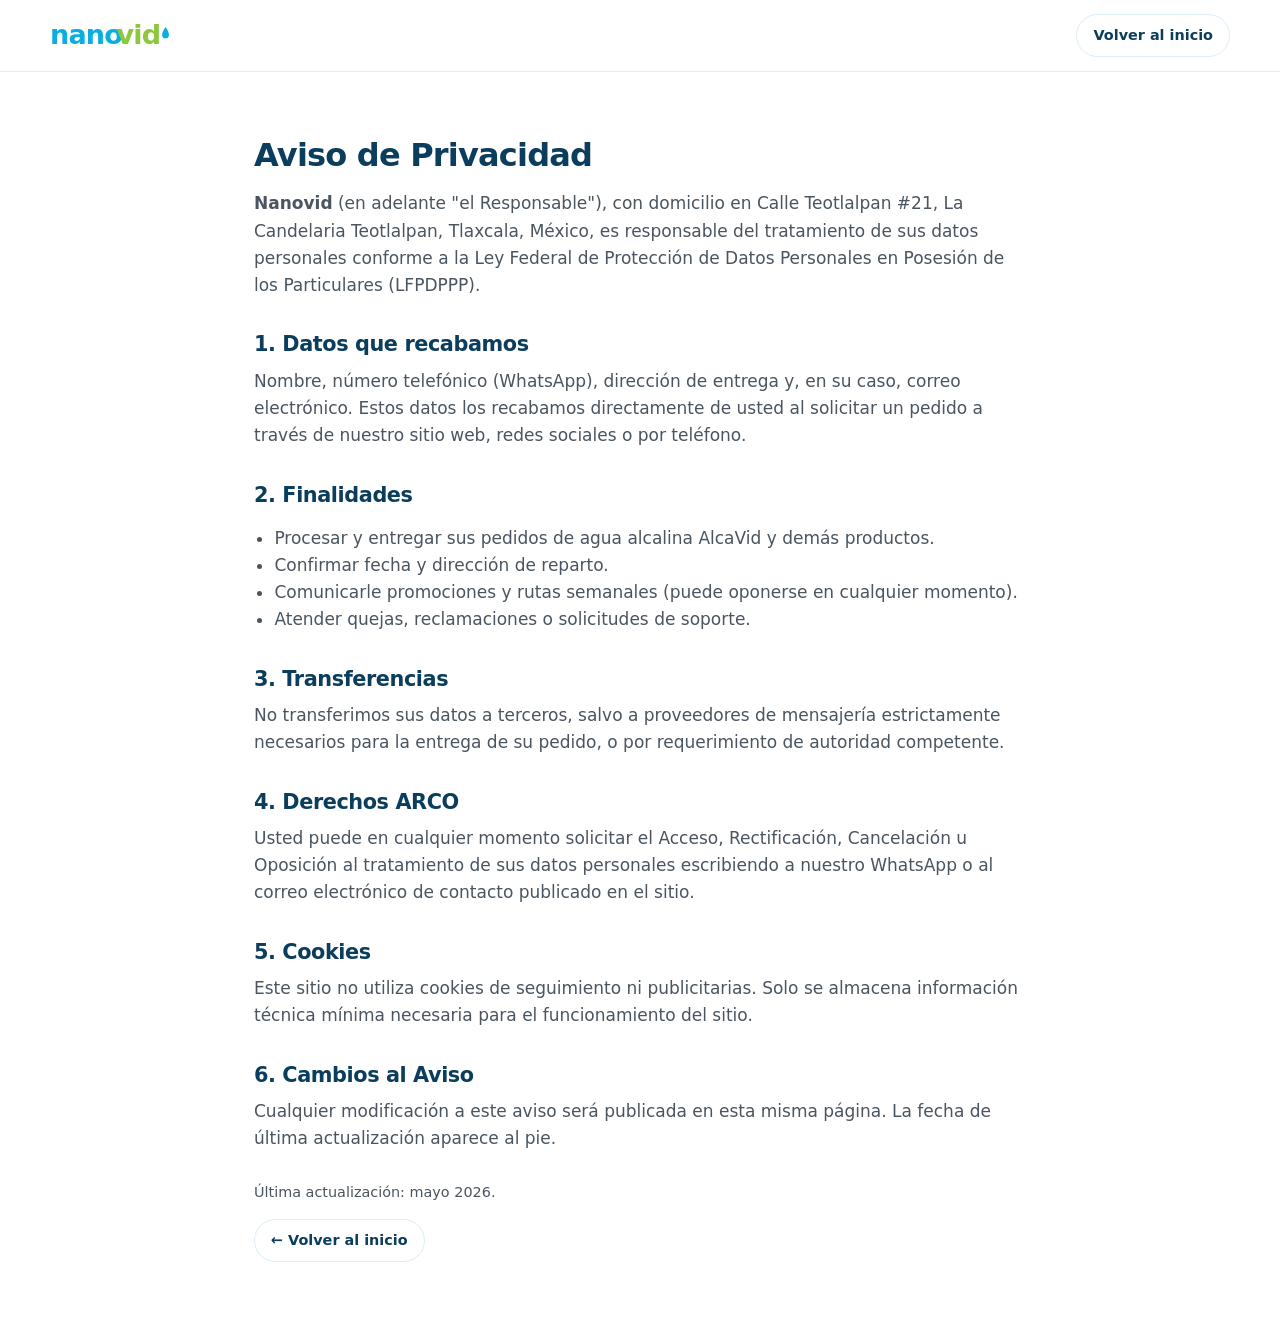
<file: privacidad.html>
<!DOCTYPE html>
<html lang="es-MX" data-theme="light">
<head>
<meta charset="UTF-8">
<meta name="viewport" content="width=device-width, initial-scale=1">
<meta name="color-scheme" content="light dark">
<title>Aviso de Privacidad — Nanovid Tlaxcala</title>
<meta name="description" content="Aviso de privacidad de Nanovid (Agua Alcalina AlcaVid pH 8.7) en cumplimiento de la LFPDPPP.">
<link rel="canonical" href="https://droko1982.github.io/nanovid-tlaxcala/privacidad.html">
<meta name="robots" content="index,follow">
<link rel="icon" type="image/svg+xml" href="assets/img/favicon.svg">
<link rel="stylesheet" href="css/styles.css">
<script>
(function () {
  try {
    var t = localStorage.getItem('nv-theme') || (matchMedia('(prefers-color-scheme: dark)').matches ? 'dark' : 'light');
    document.documentElement.setAttribute('data-theme', t);
  } catch (e) {}
})();
</script>
<style>
.legal { max-width: 820px; margin: 0 auto; padding: 64px 24px; }
.legal h1 { font-size: 2rem; }
.legal h2 { margin-top: 1.6em; font-size: 1.3rem; }
.legal p, .legal li { color: var(--ink-soft); }
</style>
</head>
<body>
<header class="site-header">
  <div class="container nav">
    <a href="index.html" class="brand"><img src="assets/img/logo.svg" alt="Nanovid"></a>
    <a class="btn btn-ghost btn-sm" href="index.html">Volver al inicio</a>
  </div>
</header>
<main class="legal">
  <h1>Aviso de Privacidad</h1>
  <p><strong>Nanovid</strong> (en adelante "el Responsable"), con domicilio en Calle Teotlalpan #21, La Candelaria Teotlalpan, Tlaxcala, México, es responsable del tratamiento de sus datos personales conforme a la Ley Federal de Protección de Datos Personales en Posesión de los Particulares (LFPDPPP).</p>

  <h2>1. Datos que recabamos</h2>
  <p>Nombre, número telefónico (WhatsApp), dirección de entrega y, en su caso, correo electrónico. Estos datos los recabamos directamente de usted al solicitar un pedido a través de nuestro sitio web, redes sociales o por teléfono.</p>

  <h2>2. Finalidades</h2>
  <ul>
    <li>Procesar y entregar sus pedidos de agua alcalina AlcaVid y demás productos.</li>
    <li>Confirmar fecha y dirección de reparto.</li>
    <li>Comunicarle promociones y rutas semanales (puede oponerse en cualquier momento).</li>
    <li>Atender quejas, reclamaciones o solicitudes de soporte.</li>
  </ul>

  <h2>3. Transferencias</h2>
  <p>No transferimos sus datos a terceros, salvo a proveedores de mensajería estrictamente necesarios para la entrega de su pedido, o por requerimiento de autoridad competente.</p>

  <h2>4. Derechos ARCO</h2>
  <p>Usted puede en cualquier momento solicitar el Acceso, Rectificación, Cancelación u Oposición al tratamiento de sus datos personales escribiendo a nuestro WhatsApp o al correo electrónico de contacto publicado en el sitio.</p>

  <h2>5. Cookies</h2>
  <p>Este sitio no utiliza cookies de seguimiento ni publicitarias. Solo se almacena información técnica mínima necesaria para el funcionamiento del sitio.</p>

  <h2>6. Cambios al Aviso</h2>
  <p>Cualquier modificación a este aviso será publicada en esta misma página. La fecha de última actualización aparece al pie.</p>

  <p style="margin-top:2em;color:var(--ink-soft);font-size:.9rem;">Última actualización: mayo 2026.</p>

  <p><a class="btn btn-ghost btn-sm" href="index.html">← Volver al inicio</a></p>
</main>
</body>
</html>
</file>
<file: css/styles.css>
/* Nanovid — Agua Alcalina pH 8.7 Tlaxcala */
:root {
  /* Marca (constantes en ambos temas) */
  --blue: #0AAEE0;
  --blue-dark: #0890BC;
  --blue-deep: #074E6E;
  --green: #8DC63F;
  --green-dark: #71A52C;

  /* Tema claro (default) */
  --ink: #0B3D5C;
  --ink-soft: #4A5560;
  --bg: #FFFFFF;
  --bg-soft: #EFF8FD;
  --bg-card: #F8FCFE;
  --bg-elev: #FFFFFF;
  --border: #DBEDF6;
  --header-bg: rgba(255,255,255,.92);
  --footer-bg: #074E6E;
  --footer-fg: rgba(255,255,255,.86);
  --shadow-sm: 0 1px 2px rgba(11,61,92,.06), 0 1px 3px rgba(11,61,92,.05);
  --shadow-md: 0 4px 12px rgba(11,61,92,.08), 0 2px 4px rgba(11,61,92,.04);
  --shadow-lg: 0 12px 32px rgba(11,61,92,.12), 0 4px 8px rgba(11,61,92,.06);

  /* Layout */
  --radius: 14px;
  --radius-sm: 8px;
  --radius-lg: 22px;
  --container: 1180px;
  --font: "Plus Jakarta Sans", "Inter", system-ui, -apple-system, "Segoe UI", Roboto, "Helvetica Neue", Arial, sans-serif;
}

/* Tema oscuro */
[data-theme="dark"] {
  --ink: #E8F4FB;
  --ink-soft: #A8BFCE;
  --bg: #0A1620;
  --bg-soft: #0F2330;
  --bg-card: #142A39;
  --bg-elev: #15303F;
  --border: #1F3D4E;
  --header-bg: rgba(10,22,32,.88);
  --footer-bg: #050D14;
  --footer-fg: rgba(255,255,255,.78);
  --shadow-sm: 0 1px 2px rgba(0,0,0,.30), 0 1px 3px rgba(0,0,0,.25);
  --shadow-md: 0 4px 12px rgba(0,0,0,.40), 0 2px 4px rgba(0,0,0,.25);
  --shadow-lg: 0 12px 32px rgba(0,0,0,.50), 0 4px 8px rgba(0,0,0,.30);
}
[data-theme="dark"] .hero {
  background:
    radial-gradient(1100px 500px at 90% -10%, rgba(141,198,63,.10), transparent 60%),
    radial-gradient(900px 600px at -10% 110%, rgba(10,174,224,.14), transparent 60%),
    linear-gradient(180deg, var(--bg-soft) 0%, var(--bg) 100%);
}
[data-theme="dark"] .product-card,
[data-theme="dark"] .route,
[data-theme="dark"] .contact-info,
[data-theme="dark"] .form,
[data-theme="dark"] .testimonial,
[data-theme="dark"] .b2b-card,
[data-theme="dark"] .calc,
[data-theme="dark"] .compare-table,
[data-theme="dark"] .post-card,
[data-theme="dark"] .step,
[data-theme="dark"] .faq-item,
[data-theme="dark"] .diff-card,
[data-theme="dark"] .benefit { background: var(--bg-card); }
[data-theme="dark"] .coverage-list span { background: var(--bg-card); }
[data-theme="dark"] .route li { background: var(--bg-elev); color: var(--ink); }
[data-theme="dark"] .field input,
[data-theme="dark"] .field select,
[data-theme="dark"] .field textarea {
  background: var(--bg-elev); color: var(--ink); border-color: var(--border);
}
[data-theme="dark"] .product-visual { background: linear-gradient(135deg, #1A4A66 0%, #2A5A28 100%); }
[data-theme="dark"] .product-visual.cacao { background: linear-gradient(135deg, #5A3A1A 0%, #4A2A12 100%); }
[data-theme="dark"] .ph-badge { background: var(--bg-elev); color: var(--ink); }
[data-theme="dark"] .ph-badge .lbl { color: var(--ink-soft); }
[data-theme="dark"] .form-msg.ok { background: rgba(141,198,63,.15); color: #c4e89c; border-color: rgba(141,198,63,.4); }
[data-theme="dark"] .form-msg.err { background: rgba(220,80,60,.15); color: #f4b8af; border-color: rgba(220,80,60,.4); }

* { box-sizing: border-box; }
html { scroll-behavior: smooth; -webkit-text-size-adjust: 100%; }
body {
  margin: 0;
  font-family: var(--font);
  font-size: 17px;
  line-height: 1.6;
  color: var(--ink-soft);
  background: var(--bg);
  -webkit-font-smoothing: antialiased;
  text-rendering: optimizeLegibility;
}
img, svg { max-width: 100%; height: auto; display: block; }
a { color: var(--blue-dark); text-decoration: none; }
a:hover { color: var(--blue-deep); }
h1, h2, h3, h4 { color: var(--ink); font-weight: 700; line-height: 1.2; margin: 0 0 .5em; letter-spacing: -.01em; }
h1 { font-size: clamp(2rem, 4.5vw, 3.25rem); font-weight: 800; letter-spacing: -.025em; }
h2 { font-size: clamp(1.6rem, 3vw, 2.25rem); letter-spacing: -.02em; }
h3 { font-size: 1.25rem; }
p { margin: 0 0 1em; }
ul { padding-left: 1.2em; }
.container { width: 100%; max-width: var(--container); margin: 0 auto; padding: 0 24px; }

/* Skip link */
.skip { position: absolute; left: -9999px; top: 0; background: var(--ink); color: #fff; padding: 12px 16px; z-index: 100; }
.skip:focus { left: 12px; top: 12px; border-radius: 8px; }

/* Header */
.site-header {
  position: sticky; top: 0; z-index: 50;
  background: rgba(255,255,255,.92);
  backdrop-filter: saturate(180%) blur(10px);
  -webkit-backdrop-filter: saturate(180%) blur(10px);
  border-bottom: 1px solid var(--border);
}
.nav {
  display: flex; align-items: center; justify-content: space-between;
  padding: 14px 0; gap: 16px;
}
.brand { display: inline-flex; align-items: center; gap: 8px; }
.brand img { height: 36px; width: auto; }
.brand-tag { font-size: .72rem; color: var(--ink-soft); font-weight: 600; letter-spacing: .04em; text-transform: uppercase; border-left: 2px solid var(--green); padding-left: 8px; }
.nav-links { display: none; gap: 26px; list-style: none; margin: 0; padding: 0; }
.nav-links a { color: var(--ink); font-weight: 500; font-size: .98rem; }
.nav-links a:hover { color: var(--blue); }
.nav-actions { display: flex; gap: 10px; align-items: center; }
.menu-btn { background: none; border: 0; padding: 8px; cursor: pointer; color: var(--ink); }
.menu-btn svg { width: 26px; height: 26px; }
@media (min-width: 880px) {
  .nav-links { display: flex; }
  .menu-btn { display: none; }
}

.mobile-menu { display: none; padding: 12px 0 18px; border-top: 1px solid var(--border); }
.mobile-menu.open { display: block; }
.mobile-menu ul { list-style: none; padding: 0; margin: 0; display: flex; flex-direction: column; gap: 4px; }
.mobile-menu a { display: block; padding: 10px 4px; color: var(--ink); font-weight: 500; }

/* Buttons */
.btn {
  display: inline-flex; align-items: center; justify-content: center; gap: 8px;
  padding: 13px 22px; border-radius: 999px; font-weight: 700;
  font-size: .98rem; transition: transform .15s ease, box-shadow .2s ease, background .2s ease;
  cursor: pointer; border: 0; text-align: center;
}
.btn-primary { background: var(--green); color: #fff; box-shadow: var(--shadow-md); }
.btn-primary:hover { background: var(--green-dark); color: #fff; transform: translateY(-1px); box-shadow: var(--shadow-lg); }
.btn-secondary { background: var(--blue); color: #fff; box-shadow: var(--shadow-md); }
.btn-secondary:hover { background: var(--blue-dark); color: #fff; transform: translateY(-1px); }
.btn-ghost { background: transparent; color: var(--ink); border: 1.5px solid var(--border); }
.btn-ghost:hover { background: var(--bg-soft); color: var(--ink); }
.btn-sm { padding: 9px 16px; font-size: .9rem; }
.btn svg { width: 18px; height: 18px; }

/* Hero */
.hero {
  position: relative;
  background:
    radial-gradient(1100px 500px at 90% -10%, rgba(141,198,63,.18), transparent 60%),
    radial-gradient(900px 600px at -10% 110%, rgba(10,174,224,.20), transparent 60%),
    linear-gradient(180deg, var(--bg-soft) 0%, #ffffff 100%);
  padding: 64px 0 80px;
  overflow: hidden;
}
.hero-grid { display: grid; gap: 40px; align-items: center; grid-template-columns: 1fr; }
@media (min-width: 960px) { .hero-grid { grid-template-columns: 1.05fr .95fr; gap: 64px; } }
.hero-eyebrow {
  display: inline-flex; align-items: center; gap: 8px;
  background: rgba(10,174,224,.10); color: var(--blue-deep);
  padding: 7px 14px; border-radius: 999px;
  font-size: .85rem; font-weight: 600; letter-spacing: .02em;
  margin-bottom: 18px;
}
.hero-eyebrow .dot { width: 8px; height: 8px; background: var(--green); border-radius: 50%; }
.hero h1 strong { color: var(--blue); }
.hero h1 em { color: var(--green); font-style: normal; }
.hero-lead { font-size: 1.15rem; color: var(--ink-soft); max-width: 620px; }
.hero-ctas { display: flex; gap: 12px; flex-wrap: wrap; margin-top: 28px; }
.hero-trust { display: flex; gap: 22px; flex-wrap: wrap; margin-top: 32px; padding-top: 24px; border-top: 1px solid var(--border); }
.hero-trust .item { display: flex; align-items: center; gap: 10px; font-size: .9rem; color: var(--ink); font-weight: 600; }
.hero-trust .item svg { width: 22px; height: 22px; color: var(--green); flex-shrink: 0; }

.hero-visual {
  position: relative; aspect-ratio: 4/5; max-height: 540px;
  background:
    radial-gradient(circle at 50% 40%, rgba(255,255,255,.9) 0%, rgba(239,248,253,.6) 60%, transparent 80%),
    linear-gradient(135deg, #d2eef9 0%, #e8f5d6 100%);
  border-radius: 32px;
  display: flex; align-items: center; justify-content: center;
  box-shadow: var(--shadow-lg);
  overflow: hidden;
}
.hero-bottle {
  position: relative; width: 70%; height: 90%;
  display: flex; align-items: center; justify-content: center;
}
.bottle-svg { width: 100%; height: 100%; filter: drop-shadow(0 24px 40px rgba(7,78,110,.25)); }
.ph-badge {
  position: absolute; top: 18px; right: 18px;
  background: #fff; color: var(--blue-deep);
  border-radius: 999px; padding: 12px 18px;
  font-weight: 800; font-size: .95rem;
  box-shadow: var(--shadow-md);
  display: flex; flex-direction: column; align-items: center; line-height: 1;
}
.ph-badge .num { font-size: 1.5rem; color: var(--blue); }
.ph-badge .lbl { font-size: .65rem; letter-spacing: .1em; text-transform: uppercase; margin-top: 2px; color: var(--ink-soft); }

/* Sections */
section { padding: 72px 0; }
.section-head { text-align: center; max-width: 720px; margin: 0 auto 48px; }
.section-head .eyebrow { color: var(--blue); font-weight: 700; font-size: .85rem; letter-spacing: .14em; text-transform: uppercase; margin-bottom: 8px; }
.section-head p { font-size: 1.1rem; color: var(--ink-soft); }

/* Productos */
.products { background: linear-gradient(180deg, #fff 0%, var(--bg-soft) 100%); }
.product-grid { display: grid; gap: 28px; grid-template-columns: 1fr; }
@media (min-width: 760px) { .product-grid { grid-template-columns: 1fr 1fr; } }
.product-card {
  background: #fff; border: 1px solid var(--border); border-radius: var(--radius-lg);
  padding: 32px; box-shadow: var(--shadow-sm); position: relative; overflow: hidden;
  transition: transform .2s ease, box-shadow .2s ease;
}
.product-card:hover { transform: translateY(-4px); box-shadow: var(--shadow-lg); }
.product-card .tag {
  display: inline-block; background: var(--green); color: #fff;
  padding: 4px 12px; border-radius: 999px;
  font-size: .72rem; font-weight: 700; letter-spacing: .06em; text-transform: uppercase;
  margin-bottom: 14px;
}
.product-card .tag.alt { background: var(--blue); }
.product-card h3 { font-size: 1.6rem; margin-bottom: 6px; }
.product-card .sub { color: var(--blue-dark); font-weight: 600; font-size: .95rem; margin-bottom: 14px; }
.product-card .features { list-style: none; padding: 0; margin: 18px 0; }
.product-card .features li {
  position: relative; padding-left: 26px; padding-bottom: 8px; font-size: .95rem; color: var(--ink-soft);
}
.product-card .features li::before {
  content: ""; position: absolute; left: 0; top: 7px; width: 16px; height: 16px;
  background: var(--green); border-radius: 50%;
}
.product-card .features li::after {
  content: ""; position: absolute; left: 4px; top: 11px; width: 8px; height: 4px;
  border-left: 2px solid #fff; border-bottom: 2px solid #fff; transform: rotate(-45deg);
}
.product-card .price { font-size: 1.4rem; font-weight: 800; color: var(--ink); margin-top: 8px; }
.product-card .price small { font-size: .9rem; color: var(--ink-soft); font-weight: 500; margin-left: 4px; }
.product-visual {
  position: relative; height: 240px; margin: -32px -32px 24px; overflow: hidden;
  background: linear-gradient(135deg, #d2eef9 0%, #e8f5d6 100%);
  display: flex; align-items: center; justify-content: center;
}
.product-visual.cacao { background: linear-gradient(135deg, #f5d9b8 0%, #e8c89a 100%); }
.product-visual svg { height: 70%; position: relative; z-index: 1; }
/* Foto real (cuando el archivo existe en /assets/img/) cubre el SVG.
   Si falla, onerror remueve el <img> y queda visible el SVG decorativo. */
.product-photo {
  position: absolute; inset: 0; width: 100%; height: 100%;
  object-fit: cover; z-index: 2;
  transition: opacity .4s ease;
}
.product-photo[data-loaded="false"] { opacity: 0; }

/* Beneficios (¿Por qué agua alcalina?) */
.benefits-grid { display: grid; gap: 24px; grid-template-columns: 1fr; }
@media (min-width: 720px) { .benefits-grid { grid-template-columns: 1fr 1fr; } }
@media (min-width: 1000px) { .benefits-grid { grid-template-columns: repeat(3, 1fr); } }
.benefit {
  background: var(--bg-card); border: 1px solid var(--border); border-radius: var(--radius);
  padding: 26px; transition: transform .2s ease, border-color .2s ease;
}
.benefit:hover { transform: translateY(-3px); border-color: var(--blue); }
.benefit .icon {
  width: 52px; height: 52px; border-radius: 14px;
  background: linear-gradient(135deg, var(--blue) 0%, var(--green) 100%);
  display: flex; align-items: center; justify-content: center;
  margin-bottom: 16px; color: #fff;
}
.benefit .icon svg { width: 26px; height: 26px; }
.benefit h3 { font-size: 1.1rem; margin-bottom: 6px; }
.benefit p { margin: 0; font-size: .95rem; }

/* Rutas */
.routes { background: var(--bg-soft); }
.routes-grid { display: grid; gap: 16px; grid-template-columns: 1fr; }
@media (min-width: 640px) { .routes-grid { grid-template-columns: 1fr 1fr; } }
@media (min-width: 980px) { .routes-grid { grid-template-columns: repeat(3, 1fr); } }
.route {
  background: #fff; border-radius: var(--radius); padding: 22px;
  border: 1px solid var(--border); box-shadow: var(--shadow-sm);
}
.route .day {
  display: inline-block; background: var(--blue); color: #fff;
  padding: 6px 14px; border-radius: 999px;
  font-weight: 700; font-size: .85rem; letter-spacing: .05em; text-transform: uppercase;
  margin-bottom: 14px;
}
.route ul { list-style: none; padding: 0; margin: 0; display: flex; flex-wrap: wrap; gap: 6px; }
.route li {
  background: var(--bg-soft); color: var(--ink); padding: 5px 12px;
  border-radius: 999px; font-size: .88rem; font-weight: 500;
}
.routes-note { text-align: center; margin-top: 32px; color: var(--ink-soft); }

/* Cobertura */
.coverage-list {
  display: flex; flex-wrap: wrap; gap: 8px; justify-content: center;
  max-width: 980px; margin: 0 auto;
}
.coverage-list span {
  background: #fff; border: 1px solid var(--border); color: var(--ink);
  padding: 8px 16px; border-radius: 999px; font-size: .92rem; font-weight: 500;
  transition: all .15s ease;
}
.coverage-list span:hover { background: var(--blue); color: #fff; border-color: var(--blue); }

/* Diferenciadores */
.diff { background: linear-gradient(180deg, #fff 0%, var(--bg-soft) 100%); }
.diff-grid { display: grid; gap: 24px; grid-template-columns: 1fr; }
@media (min-width: 720px) { .diff-grid { grid-template-columns: 1fr 1fr; } }
@media (min-width: 1080px) { .diff-grid { grid-template-columns: repeat(4, 1fr); } }
.diff-card {
  background: #fff; border-radius: var(--radius); padding: 28px;
  border: 1px solid var(--border); text-align: center;
  transition: transform .2s ease, border-color .2s ease;
}
.diff-card:hover { transform: translateY(-3px); border-color: var(--green); }
.diff-card .num {
  display: inline-block; width: 48px; height: 48px; line-height: 48px;
  background: var(--bg-soft); color: var(--blue); border-radius: 50%;
  font-weight: 800; font-size: 1.2rem; margin-bottom: 14px;
}

/* FAQ */
.faq-list { max-width: 820px; margin: 0 auto; }
.faq-item {
  background: #fff; border: 1px solid var(--border); border-radius: var(--radius);
  margin-bottom: 12px; overflow: hidden;
}
.faq-q {
  width: 100%; background: none; border: 0;
  padding: 20px 24px; text-align: left; cursor: pointer;
  font-family: inherit; font-size: 1.05rem; font-weight: 600; color: var(--ink);
  display: flex; justify-content: space-between; align-items: center; gap: 16px;
}
.faq-q::after {
  content: "+"; font-size: 1.6rem; font-weight: 400; color: var(--blue);
  transition: transform .2s ease;
}
.faq-item[open] .faq-q::after { content: "−"; }
.faq-a { padding: 0 24px 22px; color: var(--ink-soft); }
.faq-a p { margin: 0; }

/* Contacto */
.contact { background: var(--bg-soft); }
.contact-grid { display: grid; gap: 32px; grid-template-columns: 1fr; align-items: start; }
@media (min-width: 880px) { .contact-grid { grid-template-columns: 1fr 1fr; gap: 48px; } }
.contact-info {
  background: #fff; border-radius: var(--radius); padding: 32px;
  border: 1px solid var(--border); box-shadow: var(--shadow-sm);
}
.contact-info h3 { margin-bottom: 18px; }
.contact-info .row {
  display: flex; gap: 14px; align-items: flex-start; padding: 14px 0;
  border-bottom: 1px solid var(--border);
}
.contact-info .row:last-child { border-bottom: 0; }
.contact-info .row svg { width: 22px; height: 22px; color: var(--blue); flex-shrink: 0; margin-top: 2px; }
.contact-info .row strong { display: block; color: var(--ink); margin-bottom: 2px; }
.contact-info .row span, .contact-info .row a { font-size: .95rem; color: var(--ink-soft); }
.contact-info .row a:hover { color: var(--blue); }
.contact-info .actions { display: flex; gap: 10px; flex-wrap: wrap; margin-top: 22px; }

.form {
  background: #fff; border-radius: var(--radius); padding: 32px;
  border: 1px solid var(--border); box-shadow: var(--shadow-sm);
}
.form h3 { margin-bottom: 6px; }
.form p.helper { color: var(--ink-soft); font-size: .92rem; margin-bottom: 22px; }
.field { margin-bottom: 16px; }
.field label { display: block; font-weight: 600; color: var(--ink); font-size: .9rem; margin-bottom: 6px; }
.field input, .field select, .field textarea {
  width: 100%; padding: 12px 14px; border-radius: 10px;
  border: 1.5px solid var(--border); background: #fff;
  font-family: inherit; font-size: 1rem; color: var(--ink);
  transition: border-color .15s ease, box-shadow .15s ease;
}
.field input:focus, .field select:focus, .field textarea:focus {
  outline: none; border-color: var(--blue);
  box-shadow: 0 0 0 3px rgba(10,174,224,.18);
}
.field textarea { min-height: 100px; resize: vertical; }
.form .form-msg { margin-top: 14px; padding: 12px 14px; border-radius: 10px; font-size: .92rem; display: none; }
.form .form-msg.ok { display: block; background: #e7f6d8; color: #3a6612; border: 1px solid #b8d98a; }
.form .form-msg.err { display: block; background: #fdecea; color: #91271b; border: 1px solid #f0b6ae; }

/* Footer */
.site-footer {
  background: var(--blue-deep); color: rgba(255,255,255,.86);
  padding: 56px 0 28px;
}
.footer-grid { display: grid; gap: 32px; grid-template-columns: 1fr; }
@media (min-width: 760px) { .footer-grid { grid-template-columns: 1.4fr 1fr 1fr; } }
.site-footer h4 { color: #fff; font-size: 1rem; margin-bottom: 14px; }
.site-footer a { color: rgba(255,255,255,.86); }
.site-footer a:hover { color: #fff; }
.site-footer ul { list-style: none; padding: 0; margin: 0; }
.site-footer ul li { padding: 4px 0; font-size: .94rem; }
.footer-brand img { filter: brightness(0) invert(1); height: 40px; margin-bottom: 12px; }
.footer-brand p { font-size: .94rem; max-width: 360px; }
.footer-social { display: flex; gap: 10px; margin-top: 14px; }
.footer-social a {
  width: 40px; height: 40px; border-radius: 50%;
  background: rgba(255,255,255,.08); display: inline-flex; align-items: center; justify-content: center;
  transition: background .2s ease;
}
.footer-social a:hover { background: rgba(255,255,255,.18); }
.footer-social svg { width: 20px; height: 20px; }
.footer-bottom {
  border-top: 1px solid rgba(255,255,255,.12); margin-top: 36px; padding-top: 20px;
  display: flex; justify-content: space-between; flex-wrap: wrap; gap: 12px;
  font-size: .88rem; color: rgba(255,255,255,.6);
}

/* WhatsApp floating */
.wa-float {
  position: fixed; right: 18px; bottom: 18px; z-index: 60;
  width: 58px; height: 58px; border-radius: 50%;
  background: #25D366; color: #fff;
  display: flex; align-items: center; justify-content: center;
  box-shadow: 0 8px 24px rgba(37,211,102,.4);
  transition: transform .2s ease;
}
.wa-float:hover { transform: scale(1.08); color: #fff; }
.wa-float svg { width: 30px; height: 30px; }

/* Reduced motion */
@media (prefers-reduced-motion: reduce) {
  html { scroll-behavior: auto; }
  *, *::before, *::after { transition-duration: .01ms !important; animation-duration: .01ms !important; }
}

/* ============================================================
   THEME TOGGLE & LANG SWITCHER
============================================================ */
.theme-btn, .lang-btn {
  background: transparent; border: 1.5px solid var(--border);
  width: 40px; height: 40px; border-radius: 50%;
  display: inline-flex; align-items: center; justify-content: center;
  cursor: pointer; color: var(--ink); transition: background .15s ease, border-color .15s ease;
}
.theme-btn:hover, .lang-btn:hover { background: var(--bg-soft); border-color: var(--blue); }
.theme-btn svg { width: 20px; height: 20px; }
.theme-btn .moon { display: none; }
.theme-btn .sun { display: block; }
[data-theme="dark"] .theme-btn .sun { display: none; }
[data-theme="dark"] .theme-btn .moon { display: block; }

.lang-switch { position: relative; }
.lang-btn { width: auto; padding: 0 14px; gap: 6px; font-weight: 700; font-size: .85rem; }
.lang-btn svg { width: 14px; height: 14px; }
.lang-menu {
  position: absolute; top: calc(100% + 8px); right: 0; min-width: 180px;
  background: var(--bg-elev); border: 1px solid var(--border); border-radius: var(--radius);
  padding: 6px; box-shadow: var(--shadow-lg);
  display: none; z-index: 80;
}
.lang-menu.open { display: block; }
.lang-menu button {
  display: flex; align-items: center; justify-content: space-between; gap: 12px;
  width: 100%; padding: 10px 14px; border-radius: 8px;
  background: transparent; border: 0; cursor: pointer; font-family: inherit;
  font-size: .92rem; color: var(--ink); text-align: left;
}
.lang-menu button:hover { background: var(--bg-soft); }
.lang-menu button.active { background: var(--bg-soft); color: var(--blue); font-weight: 700; }
.lang-menu .flag { font-size: 1.1rem; line-height: 1; }
.lang-menu small { color: var(--ink-soft); font-size: .75rem; font-weight: 500; display: block; margin-top: 2px; }

/* Promo bar (sticky top) */
.promo-bar {
  background: linear-gradient(90deg, var(--blue) 0%, var(--green) 100%);
  color: #fff; text-align: center; padding: 8px 16px; font-size: .9rem; font-weight: 600;
}
.promo-bar a { color: #fff; text-decoration: underline; }

/* ============================================================
   PROCESO (cómo funciona)
============================================================ */
.process { background: var(--bg-soft); }
.steps { display: grid; gap: 22px; grid-template-columns: 1fr; }
@media (min-width: 700px) { .steps { grid-template-columns: 1fr 1fr; } }
@media (min-width: 1080px) { .steps { grid-template-columns: repeat(4, 1fr); } }
.step {
  background: var(--bg); border: 1px solid var(--border); border-radius: var(--radius);
  padding: 28px; position: relative;
}
.step .step-num {
  position: absolute; top: 18px; right: 18px;
  font-size: 2.5rem; font-weight: 800; color: var(--bg-soft); line-height: 1;
}
[data-theme="dark"] .step .step-num { color: var(--bg-elev); }
.step .step-icon {
  width: 48px; height: 48px; border-radius: 12px;
  background: linear-gradient(135deg, var(--blue) 0%, var(--green) 100%);
  display: flex; align-items: center; justify-content: center;
  color: #fff; margin-bottom: 14px;
}
.step .step-icon svg { width: 24px; height: 24px; }
.step h3 { font-size: 1.1rem; }

/* ============================================================
   COMPARATIVA · AlcaVid vs agua común
============================================================ */
.compare-wrap { max-width: 880px; margin: 0 auto; }
.compare-table {
  width: 100%; border-collapse: separate; border-spacing: 0;
  background: var(--bg); border: 1px solid var(--border); border-radius: var(--radius); overflow: hidden;
}
.compare-table th, .compare-table td {
  padding: 16px 20px; text-align: left; font-size: .95rem;
  border-bottom: 1px solid var(--border);
}
.compare-table thead th { background: var(--bg-soft); color: var(--ink); font-weight: 700; }
.compare-table thead th.brand-col { background: linear-gradient(135deg, var(--blue) 0%, var(--green) 100%); color: #fff; }
.compare-table tbody tr:last-child td { border-bottom: 0; }
.compare-table .yes { color: var(--green-dark); font-weight: 700; }
.compare-table .no { color: #b8442e; font-weight: 600; }
[data-theme="dark"] .compare-table .yes { color: #a8d96a; }
[data-theme="dark"] .compare-table .no { color: #e89384; }
.compare-table .col-icon { width: 24px; vertical-align: middle; margin-right: 8px; }

/* ============================================================
   CALCULADORA DE HIDRATACIÓN
============================================================ */
.calc-section { background: linear-gradient(135deg, var(--bg-soft) 0%, var(--bg) 100%); }
.calc {
  background: var(--bg); border: 1px solid var(--border); border-radius: var(--radius-lg);
  padding: 36px; max-width: 760px; margin: 0 auto;
  box-shadow: var(--shadow-md);
}
.calc h3 { font-size: 1.4rem; margin-bottom: 6px; }
.calc-fields { display: grid; gap: 16px; grid-template-columns: 1fr; margin: 24px 0; }
@media (min-width: 600px) { .calc-fields { grid-template-columns: 1fr 1fr; } }
.calc-result {
  background: linear-gradient(135deg, var(--blue) 0%, var(--green) 100%);
  border-radius: var(--radius); color: #fff; padding: 24px;
  display: grid; gap: 16px; grid-template-columns: 1fr 1fr; align-items: center;
}
.calc-result .big { font-size: 2.4rem; font-weight: 800; line-height: 1; margin-bottom: 4px; }
.calc-result .label { font-size: .8rem; letter-spacing: .08em; text-transform: uppercase; opacity: .9; }
.calc-result .sub { font-size: .85rem; opacity: .9; margin-top: 2px; }
.calc-cta { margin-top: 18px; text-align: center; }

/* ============================================================
   TESTIMONIOS
============================================================ */
.testimonials { background: var(--bg-soft); }
.testi-grid { display: grid; gap: 22px; grid-template-columns: 1fr; }
@media (min-width: 720px) { .testi-grid { grid-template-columns: 1fr 1fr; } }
@media (min-width: 1040px) { .testi-grid { grid-template-columns: repeat(3, 1fr); } }
.testimonial {
  background: var(--bg); border: 1px solid var(--border); border-radius: var(--radius);
  padding: 26px; box-shadow: var(--shadow-sm);
  transition: transform .2s ease, box-shadow .2s ease;
}
.testimonial:hover { transform: translateY(-3px); box-shadow: var(--shadow-md); }
.testimonial .stars { color: #FFB800; font-size: 1.1rem; letter-spacing: 2px; margin-bottom: 12px; }
.testimonial blockquote { margin: 0 0 16px; font-size: 1rem; color: var(--ink); font-style: italic; }
.testimonial .who {
  display: flex; align-items: center; gap: 12px; padding-top: 14px;
  border-top: 1px solid var(--border);
}
.testimonial .avatar {
  width: 42px; height: 42px; border-radius: 50%;
  background: linear-gradient(135deg, var(--blue) 0%, var(--green) 100%);
  color: #fff; display: flex; align-items: center; justify-content: center;
  font-weight: 700;
}
.testimonial .who strong { display: block; color: var(--ink); font-size: .92rem; }
.testimonial .who span { color: var(--ink-soft); font-size: .82rem; }
.rating-summary {
  display: flex; align-items: center; justify-content: center; gap: 14px;
  background: var(--bg); border: 1px solid var(--border); border-radius: 999px;
  padding: 12px 22px; margin: 0 auto 32px; max-width: max-content;
}
.rating-summary .num { font-size: 1.6rem; font-weight: 800; color: var(--ink); }
.rating-summary .stars { color: #FFB800; }
.rating-summary .label { color: var(--ink-soft); font-size: .9rem; }

/* ============================================================
   B2B / EMPRESAS
============================================================ */
.b2b { padding-top: 96px; padding-bottom: 96px; }
.b2b-grid { display: grid; gap: 28px; grid-template-columns: 1fr; align-items: center; }
@media (min-width: 900px) { .b2b-grid { grid-template-columns: 1fr 1fr; gap: 56px; } }
.b2b h2 strong { color: var(--blue); }
.b2b-card {
  background: var(--bg); border: 1px solid var(--border); border-radius: var(--radius-lg);
  padding: 32px; box-shadow: var(--shadow-md);
}
.b2b-card .icon-row { display: flex; gap: 12px; flex-wrap: wrap; margin-bottom: 18px; }
.b2b-card .badge {
  background: var(--bg-soft); color: var(--ink); padding: 8px 14px;
  border-radius: 999px; font-size: .85rem; font-weight: 600;
}
.b2b-card ul { padding-left: 0; list-style: none; margin: 0 0 22px; }
.b2b-card ul li {
  position: relative; padding-left: 26px; padding-bottom: 8px; font-size: .95rem;
}
.b2b-card ul li::before {
  content: "→"; position: absolute; left: 0; color: var(--blue); font-weight: 700;
}

/* ============================================================
   SUSCRIPCIÓN
============================================================ */
.subscription {
  background: linear-gradient(135deg, var(--blue-deep) 0%, #0A4D6E 100%);
  color: #fff; border-radius: var(--radius-lg); padding: 48px;
  display: grid; gap: 32px; grid-template-columns: 1fr; align-items: center;
}
@media (min-width: 760px) { .subscription { grid-template-columns: 1.2fr 1fr; gap: 48px; } }
.subscription h2 { color: #fff; }
.subscription p { color: rgba(255,255,255,.86); }
.subscription .plan {
  background: rgba(255,255,255,.08);
  border: 1px solid rgba(255,255,255,.18);
  border-radius: var(--radius); padding: 26px;
}
.subscription .plan .price-big { font-size: 2.2rem; font-weight: 800; line-height: 1; margin-bottom: 4px; }
.subscription .plan .price-big small { font-size: 1rem; opacity: .8; font-weight: 500; }
.subscription .plan ul { list-style: none; padding: 0; margin: 18px 0; }
.subscription .plan li {
  position: relative; padding-left: 26px; padding-bottom: 8px;
  font-size: .92rem; color: rgba(255,255,255,.92);
}
.subscription .plan li::before {
  content: ""; position: absolute; left: 0; top: 7px; width: 14px; height: 14px;
  background: var(--green); border-radius: 50%;
}
.subscription .plan li::after {
  content: ""; position: absolute; left: 3px; top: 11px; width: 8px; height: 4px;
  border-left: 2px solid #fff; border-bottom: 2px solid #fff; transform: rotate(-45deg);
}

/* ============================================================
   BLOG / CONSEJOS
============================================================ */
.blog-grid { display: grid; gap: 24px; grid-template-columns: 1fr; }
@media (min-width: 720px) { .blog-grid { grid-template-columns: 1fr 1fr; } }
@media (min-width: 1040px) { .blog-grid { grid-template-columns: repeat(3, 1fr); } }
.post-card {
  background: var(--bg); border: 1px solid var(--border); border-radius: var(--radius);
  overflow: hidden; transition: transform .2s ease, box-shadow .2s ease;
  display: flex; flex-direction: column;
}
.post-card:hover { transform: translateY(-3px); box-shadow: var(--shadow-md); }
.post-card .cover {
  height: 160px;
  background: linear-gradient(135deg, var(--blue) 0%, var(--green) 100%);
  display: flex; align-items: center; justify-content: center; color: #fff;
}
.post-card .cover svg { width: 60px; height: 60px; opacity: .85; }
.post-card .body { padding: 20px 24px 24px; flex: 1; display: flex; flex-direction: column; }
.post-card .cat {
  display: inline-block; background: var(--bg-soft); color: var(--blue);
  padding: 4px 10px; border-radius: 999px;
  font-size: .72rem; font-weight: 700; letter-spacing: .06em; text-transform: uppercase;
  margin-bottom: 10px; align-self: flex-start;
}
.post-card h3 { font-size: 1.15rem; margin-bottom: 8px; }
.post-card p { font-size: .92rem; flex: 1; }
.post-card .read-more {
  color: var(--blue); font-weight: 700; font-size: .9rem; margin-top: 10px;
  display: inline-flex; align-items: center; gap: 6px;
}

/* ============================================================
   NEWSLETTER
============================================================ */
.newsletter {
  background: linear-gradient(135deg, var(--green-dark) 0%, var(--green) 100%);
  color: #fff; border-radius: var(--radius-lg);
  padding: 36px; display: grid; gap: 22px; grid-template-columns: 1fr; align-items: center;
}
@media (min-width: 760px) { .newsletter { grid-template-columns: 1.2fr 1fr; } }
.newsletter h3 { color: #fff; font-size: 1.4rem; margin-bottom: 4px; }
.newsletter p { color: rgba(255,255,255,.92); margin: 0; }
.newsletter form { display: flex; gap: 8px; flex-direction: column; }
@media (min-width: 460px) { .newsletter form { flex-direction: row; } }
.newsletter input {
  flex: 1; padding: 13px 16px; border-radius: 999px;
  border: 0; font-family: inherit; font-size: 1rem;
}
.newsletter input:focus { outline: 3px solid rgba(255,255,255,.5); }
.newsletter button {
  padding: 13px 22px; border-radius: 999px; border: 0;
  background: var(--blue-deep); color: #fff;
  font-family: inherit; font-weight: 700; cursor: pointer;
  transition: background .2s ease;
}
.newsletter button:hover { background: #053A55; }

/* ============================================================
   NÁHUATL / Banner cultural
============================================================ */
.cultura {
  background: var(--bg); border: 1px solid var(--border);
  border-radius: var(--radius-lg); padding: 32px;
  text-align: center; max-width: 820px; margin: 56px auto 0;
}
.cultura .nahuatl {
  font-size: 1.8rem; font-weight: 700; color: var(--blue);
  margin-bottom: 10px; letter-spacing: .01em;
}
.cultura p { color: var(--ink-soft); }

/* ============================================================
   FOCUS-VISIBLE ACCESIBLE
============================================================ */
:focus { outline: none; }
:focus-visible {
  outline: 3px solid rgba(10,174,224,.45);
  outline-offset: 3px;
  border-radius: 6px;
}
.btn:focus-visible { outline-offset: 4px; }
[data-theme="dark"] :focus-visible { outline-color: rgba(141,198,63,.55); }

/* ============================================================
   PROMO BAR · con dismiss
============================================================ */
.promo-bar { position: relative; padding-right: 44px; }
.promo-dismiss {
  position: absolute; right: 8px; top: 50%; transform: translateY(-50%);
  background: transparent; border: 0; color: #fff; cursor: pointer;
  width: 30px; height: 30px; border-radius: 50%;
  display: flex; align-items: center; justify-content: center;
  transition: background .15s ease;
}
.promo-dismiss:hover { background: rgba(255,255,255,.18); }
.promo-bar.hidden { display: none; }

/* ============================================================
   SCROLL REVEAL (con respeto a prefers-reduced-motion)
============================================================ */
.reveal { opacity: 0; transform: translateY(24px); transition: opacity .7s ease, transform .7s ease; }
.reveal.in { opacity: 1; transform: none; }
.reveal-stagger > * { opacity: 0; transform: translateY(16px); transition: opacity .55s ease, transform .55s ease; }
.reveal-stagger.in > * { opacity: 1; transform: none; }
.reveal-stagger.in > *:nth-child(1) { transition-delay: .05s; }
.reveal-stagger.in > *:nth-child(2) { transition-delay: .12s; }
.reveal-stagger.in > *:nth-child(3) { transition-delay: .19s; }
.reveal-stagger.in > *:nth-child(4) { transition-delay: .26s; }
.reveal-stagger.in > *:nth-child(5) { transition-delay: .33s; }
.reveal-stagger.in > *:nth-child(6) { transition-delay: .40s; }
@media (prefers-reduced-motion: reduce) {
  .reveal, .reveal-stagger > * { opacity: 1 !important; transform: none !important; }
}

/* Active link en nav (scroll-spy) */
.nav-links a[aria-current="true"] { color: var(--blue); position: relative; }
.nav-links a[aria-current="true"]::after {
  content: ""; position: absolute; left: 0; right: 0; bottom: -6px;
  height: 2px; background: var(--blue); border-radius: 2px;
}

/* ============================================================
   STATS / SOCIAL PROOF BAR
============================================================ */
.stats {
  background: linear-gradient(135deg, var(--blue-deep) 0%, #0A4D6E 50%, var(--green-dark) 100%);
  color: #fff; padding: 28px 0;
}
.stats-grid {
  display: grid; gap: 18px; grid-template-columns: repeat(2, 1fr);
}
@media (min-width: 760px) { .stats-grid { grid-template-columns: repeat(4, 1fr); } }
.stat {
  text-align: center; padding: 8px 12px;
  border-right: 1px solid rgba(255,255,255,.12);
}
.stat:last-child { border-right: 0; }
@media (max-width: 759px) {
  .stat:nth-child(2n) { border-right: 0; }
}
.stat .num {
  font-size: clamp(1.8rem, 4vw, 2.4rem); font-weight: 800;
  line-height: 1; color: #fff;
  background: linear-gradient(180deg, #fff 0%, #c8e9ff 100%);
  -webkit-background-clip: text; background-clip: text;
  -webkit-text-fill-color: transparent;
}
.stat .label {
  font-size: .85rem; letter-spacing: .04em; text-transform: uppercase;
  color: rgba(255,255,255,.82); margin-top: 6px;
}

/* ============================================================
   TRUST STRIP · microbadges
============================================================ */
.trust-strip {
  background: var(--bg);
  border-top: 1px solid var(--border); border-bottom: 1px solid var(--border);
  padding: 18px 0;
}
.trust-strip-inner {
  display: flex; flex-wrap: wrap; justify-content: center;
  gap: 8px 22px; font-size: .92rem; color: var(--ink-soft);
}
.trust-strip-inner .item {
  display: inline-flex; align-items: center; gap: 8px;
  font-weight: 600;
}
.trust-strip-inner .ico {
  width: 22px; height: 22px; flex-shrink: 0;
  color: var(--green); display: inline-flex; align-items: center; justify-content: center;
}
.trust-strip-inner .ico svg { width: 100%; height: 100%; }

/* ============================================================
   PRICING CARD · referencia
============================================================ */
.pricing { background: var(--bg-soft); }
.pricing-grid { display: grid; gap: 20px; grid-template-columns: 1fr; }
@media (min-width: 760px) { .pricing-grid { grid-template-columns: 1fr 1fr; } }
@media (min-width: 1080px) { .pricing-grid { grid-template-columns: repeat(3, 1fr); } }
.price-card {
  background: var(--bg); border: 1px solid var(--border); border-radius: var(--radius-lg);
  padding: 28px; position: relative;
  transition: transform .2s ease, box-shadow .2s ease, border-color .2s ease;
}
.price-card:hover { transform: translateY(-3px); box-shadow: var(--shadow-md); }
.price-card.featured { border-color: var(--blue); box-shadow: var(--shadow-md); }
.price-card.featured::before {
  content: attr(data-feature-label);
  position: absolute; top: -10px; left: 24px;
  background: linear-gradient(135deg, var(--blue) 0%, var(--green) 100%);
  color: #fff; padding: 4px 12px; border-radius: 999px;
  font-size: .72rem; font-weight: 700; letter-spacing: .06em; text-transform: uppercase;
}
.price-card h3 { font-size: 1.15rem; margin-bottom: 4px; }
.price-card .price-line {
  display: flex; align-items: baseline; gap: 4px; margin: 12px 0;
}
.price-card .amount {
  font-size: 2rem; font-weight: 800; color: var(--ink); line-height: 1;
}
.price-card .currency { font-size: .9rem; color: var(--ink-soft); font-weight: 600; }
.price-card .period { color: var(--ink-soft); font-size: .9rem; margin-left: 6px; }
.price-card .price-line.muted .amount {
  font-size: 1.25rem; color: var(--ink-soft); font-weight: 700;
}
.price-card ul {
  list-style: none; padding: 0; margin: 16px 0 22px;
  border-top: 1px solid var(--border); padding-top: 16px;
}
.price-card ul li {
  position: relative; padding-left: 22px; padding-bottom: 7px;
  font-size: .9rem; color: var(--ink-soft);
}
.price-card ul li::before {
  content: ""; position: absolute; left: 0; top: 7px; width: 12px; height: 12px;
  background: var(--green); border-radius: 50%;
}
.price-card ul li::after {
  content: ""; position: absolute; left: 3px; top: 10px; width: 6px; height: 3px;
  border-left: 1.5px solid #fff; border-bottom: 1.5px solid #fff; transform: rotate(-45deg);
}
.price-card .btn { width: 100%; }
.pricing-note {
  text-align: center; color: var(--ink-soft); margin-top: 24px;
  font-size: .9rem; max-width: 700px; margin-left: auto; margin-right: auto;
}

/* ============================================================
   CONSENT CHECKBOX (newsletter)
============================================================ */
.consent {
  display: flex; align-items: flex-start; gap: 8px;
  font-size: .82rem; color: rgba(255,255,255,.92); margin-top: 4px;
  grid-column: 1 / -1;
}
.consent input[type="checkbox"] {
  margin-top: 3px; accent-color: var(--blue-deep);
  width: 16px; height: 16px; flex-shrink: 0;
}
.consent a { color: #fff; text-decoration: underline; }

/* ============================================================
   LOADING SPINNER (botón submit)
============================================================ */
.spinner {
  width: 16px; height: 16px;
  border: 2.5px solid rgba(255,255,255,.32);
  border-top-color: #fff;
  border-radius: 50%;
  animation: spin .9s linear infinite;
  display: inline-block; vertical-align: middle;
}
@keyframes spin { to { transform: rotate(360deg); } }
@media (prefers-reduced-motion: reduce) {
  .spinner { animation: none; }
}

/* ============================================================
   CLICK-TO-CALL (link teléfono)
============================================================ */
.call-btn {
  display: none; /* visible solo en móvil donde tel: funciona mejor */
  width: 40px; height: 40px; border-radius: 50%;
  background: transparent; border: 1.5px solid var(--border);
  align-items: center; justify-content: center; color: var(--ink);
  transition: background .15s ease, border-color .15s ease;
}
.call-btn:hover { background: var(--bg-soft); border-color: var(--blue); color: var(--blue); }
.call-btn svg { width: 18px; height: 18px; }
@media (max-width: 879px) { .call-btn { display: inline-flex; } }

/* ============================================================
   COVERAGE VISUAL (mapa estilizado)
============================================================ */
.coverage-visual {
  max-width: 560px; margin: 28px auto 36px;
  background: linear-gradient(135deg, var(--bg-soft) 0%, var(--bg) 100%);
  border: 1px solid var(--border); border-radius: var(--radius-lg);
  padding: 24px; text-align: center;
}
.coverage-visual svg { max-width: 100%; height: auto; display: block; margin: 0 auto; }
[data-theme="dark"] .coverage-visual { background: var(--bg-card); }

/* ============================================================
   PRIVACY MICRO-BADGE (footer)
============================================================ */
.privacy-mini {
  display: inline-flex; align-items: center; gap: 6px;
  font-size: .82rem; color: rgba(255,255,255,.6);
  padding: 6px 12px; border-radius: 999px;
  background: rgba(255,255,255,.06);
}
.privacy-mini svg { width: 14px; height: 14px; }

/* ============================================================
   404 mejorado
============================================================ */
.err-bg {
  position: relative; overflow: hidden;
  background:
    radial-gradient(900px 400px at 50% -10%, rgba(10,174,224,.18), transparent 60%),
    radial-gradient(700px 500px at 50% 110%, rgba(141,198,63,.16), transparent 60%),
    var(--bg);
}
.err-bg::before, .err-bg::after {
  content: ""; position: absolute; border-radius: 50%; opacity: .4;
}
.err-bg::before { width: 200px; height: 200px; background: var(--blue); top: -80px; left: -50px; filter: blur(80px); }
.err-bg::after { width: 240px; height: 240px; background: var(--green); bottom: -100px; right: -60px; filter: blur(90px); }
</file>
